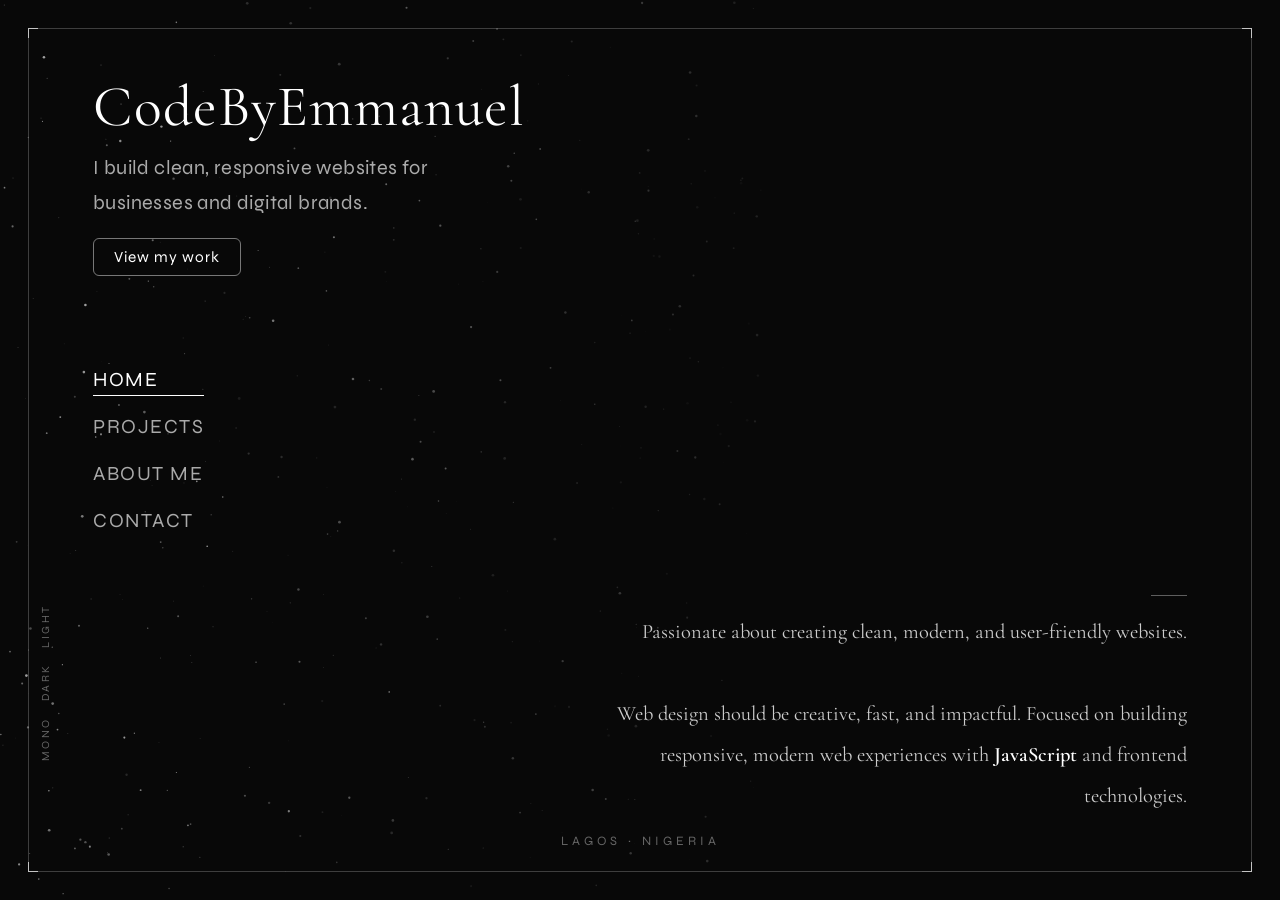
<file: index.html>
<!DOCTYPE html>
<html lang="en">
<head>
  <meta charset="UTF-8">
  <meta name="viewport" content="width=device-width, initial-scale=1.0">
  <title>CodeByEmmanuel | Frontend Developer</title>
  <meta name="color-scheme" content="dark">
  <link href="https://fonts.googleapis.com/css2?family=Cormorant+Garamond:wght@300;400&family=Syne:wght@300;400;500&display=swap" rel="stylesheet">
  <link rel="stylesheet" href="index.css">
</head>
<body class="fade">

  <!-- Particle Background -->
  <canvas id="bg"></canvas>

  <!-- FRAME CONTAINER -->
  <div class="frame">

    <!-- Corner accents -->
    <div class="corner tl"></div>
    <div class="corner tr"></div>
    <div class="corner bl"></div>
    <div class="corner br"></div>

    <!-- TOP-LEFT: Name + Role + CTA -->
    <div class="header">
      <h1>CodeByEmmanuel</h1>
      <p class="role">I build clean, responsive websites for businesses and digital brands.</p>
      <a class="project-html" href="project.html">View my work</a>
    </div>

    <!-- LEFT CENTER: Navigation -->
    <nav class="menu">
      <a href="index.html">Home</a>
      <a href="project.html">Projects</a>
      <a href="about.html">About Me</a>
      <a href="contact.html">Contact</a>
    </nav>

    <!-- BOTTOM-RIGHT: Bio -->
    <div class="bio">
      <p>
        Passionate about creating clean, modern,
        and user-friendly websites.<br><br>
        Web design should be creative, fast, and impactful. Focused on building responsive, modern web experiences with <strong>JavaScript</strong> and frontend technologies.
      </p>
    </div>

    <!-- BOTTOM-CENTER: Location tag -->
    <div class="location-tag">Lagos · Nigeria</div>

    <!-- LEFT EDGE: Mode switcher -->
    <div class="side-modes">
      <span>LIGHT</span>
      <span>DARK</span>
      <span>MONO</span>
    </div>

  </div>

  <script src="index.js"></script>

</body>
</html>
</file>
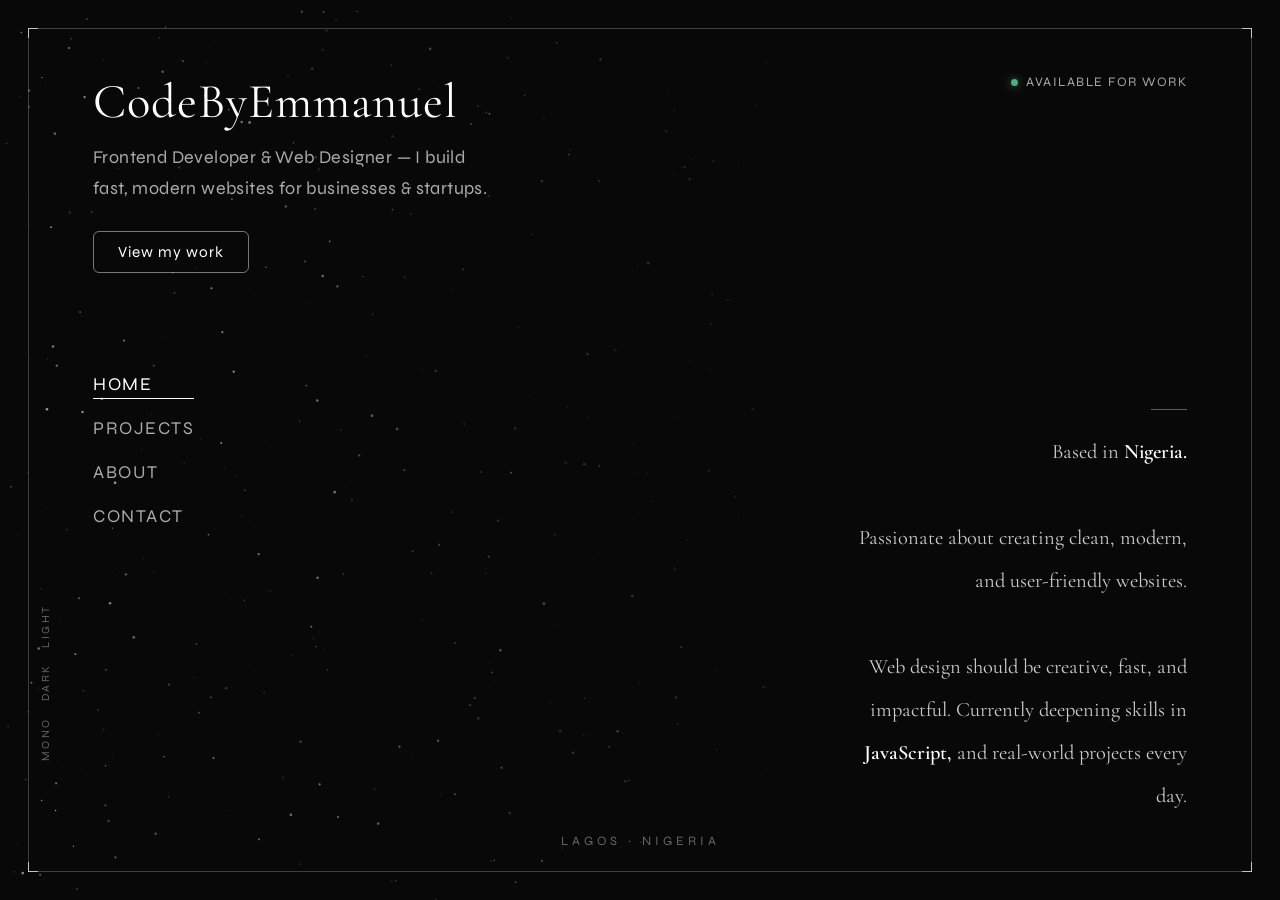
<file: MY PORTFOLIO/my-portfolio/Index.html>
<!DOCTYPE html>
<html lang="en">
<head>
  <meta charset="UTF-8">
  <meta name="viewport" content="width=device-width, initial-scale=1.0">
  <title>CodeByEmmanuel | Frontend Developer</title>
  <meta name="color-scheme" content="dark">
  <link href="https://fonts.googleapis.com/css2?family=Cormorant+Garamond:wght@300;400&family=Syne:wght@300;400;500&display=swap" rel="stylesheet">
  <link rel="stylesheet" href="index.css">
</head>
<body class="fade">

  <!-- Particle Background -->
  <canvas id="bg"></canvas>

  <!-- FRAME CONTAINER -->
  <div class="frame">

    <!-- Corner accents -->
    <div class="corner tl"></div>
    <div class="corner tr"></div>
    <div class="corner bl"></div>
    <div class="corner br"></div>

    <!-- TOP-LEFT: Name + Role + CTA -->
    <div class="header">
      <h1>CodeByEmmanuel</h1>
      <p class="role">Frontend Developer &amp; Web Designer — I build fast, modern websites for businesses &amp; startups.</p>
      <a class="project-html" href="project.html">View my work</a>
    </div>

    <!-- TOP-RIGHT: Availability status -->
    <div class="status">
      <div class="status-dot"></div>
      Available for work
    </div>

    <!-- LEFT CENTER: Navigation -->
    <nav class="menu">
      <a href="Index.html">Home</a>
      <a href="project.html">Projects</a>
      <a href="About.html">About</a>
      <a href="contact.html">Contact</a>
    </nav>

    <!-- BOTTOM-RIGHT: Bio -->
    <div class="bio">
      <p>
        Based in <strong>Nigeria.</strong><br><br>
        Passionate about creating clean, modern,
        and user-friendly websites.<br><br>
        Web design should be creative, fast,
        and impactful. Currently deepening
        skills in <strong>JavaScript,</strong>
        and real-world projects every day.
      </p>
    </div>

    <!-- BOTTOM-CENTER: Location tag -->
    <div class="location-tag">Lagos · Nigeria</div>

    <!-- LEFT EDGE: Mode switcher -->
    <div class="side-modes">
      <span>LIGHT</span>
      <span>DARK</span>
      <span>MONO</span>
    </div>

  </div>

  <script src="index.js"></script>

</body>
</html>
</file>
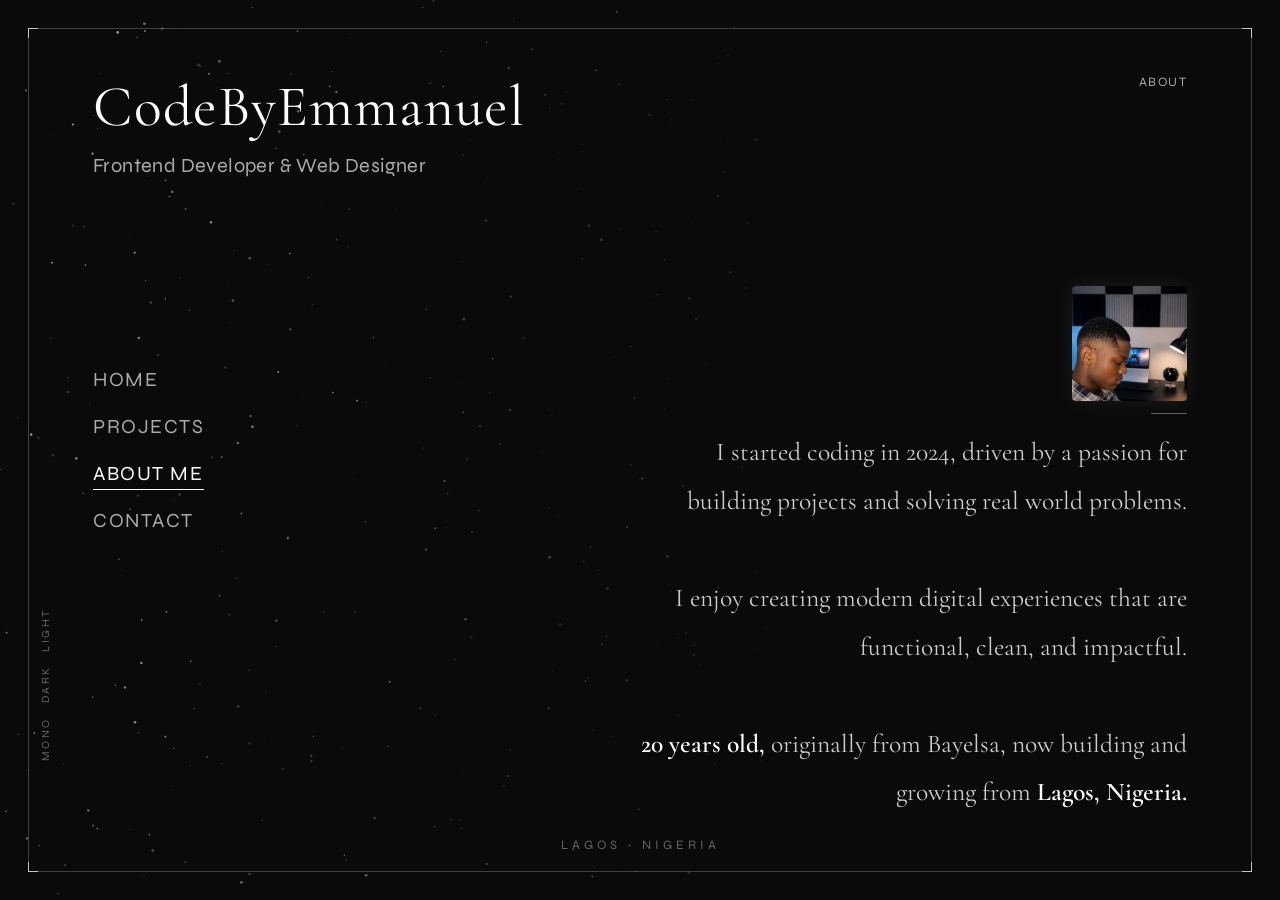
<file: about.html>
<!DOCTYPE html>
<html lang="en">
<head>
  <meta charset="UTF-8">
  <meta name="viewport" content="width=device-width, initial-scale=1.0">
  <title>CodeByEmmanuel | About</title>
  <meta name="color-scheme" content="dark">
  <link href="https://fonts.googleapis.com/css2?family=Cormorant+Garamond:wght@300;400&family=Syne:wght@300;400;500&display=swap" rel="stylesheet">
  <link rel="stylesheet" href="about.css">
</head>
<body class="fade">

  <canvas id="bg"></canvas>

  <div class="frame">

    <div class="corner tl"></div>
    <div class="corner tr"></div>
    <div class="corner bl"></div>
    <div class="corner br"></div>

    <!-- TOP-LEFT: Name + role -->
    <div class="header">
      <h1>CodeByEmmanuel</h1>
      <p class="role">Frontend Developer &amp; Web Designer</p>
    </div>

    <!-- TOP-RIGHT: Page label -->
    <div class="page-label">About</div>

    <!-- LEFT CENTER: Navigation -->
    <nav class="menu">
      <a href="index.html">Home</a>
      <a href="project.html">Projects</a>
      <a href="about.html">About Me</a>
      <a href="contact.html">Contact</a>
    </nav>

    <!-- BOTTOM-RIGHT: Bio + Photo -->
    <div class="bio">

      <img src="my pko.jpeg" alt="Emmanuel" class="bio-photo">

      <div class="bio-line"></div>

      <p>
        I started coding in 2024, driven by a passion for building
        projects and solving real world problems.<br><br>
        I enjoy creating modern digital experiences that are
        functional, clean, and impactful.<br><br>
        <strong>20 years old,</strong> originally from Bayelsa,
        now building and growing from <strong>Lagos, Nigeria.</strong>
      </p>

    </div>

    <!-- BOTTOM-CENTER: Location -->
    <div class="location-tag">Lagos · Nigeria</div>

    
    <!-- LEFT EDGE: Side modes -->
    <div class="side-modes">
      <span>LIGHT</span>
      <span>DARK</span>
      <span>MONO</span>
    </div>

  </div>

  <script src="about.js"></script>
</body>
</html>
</file>
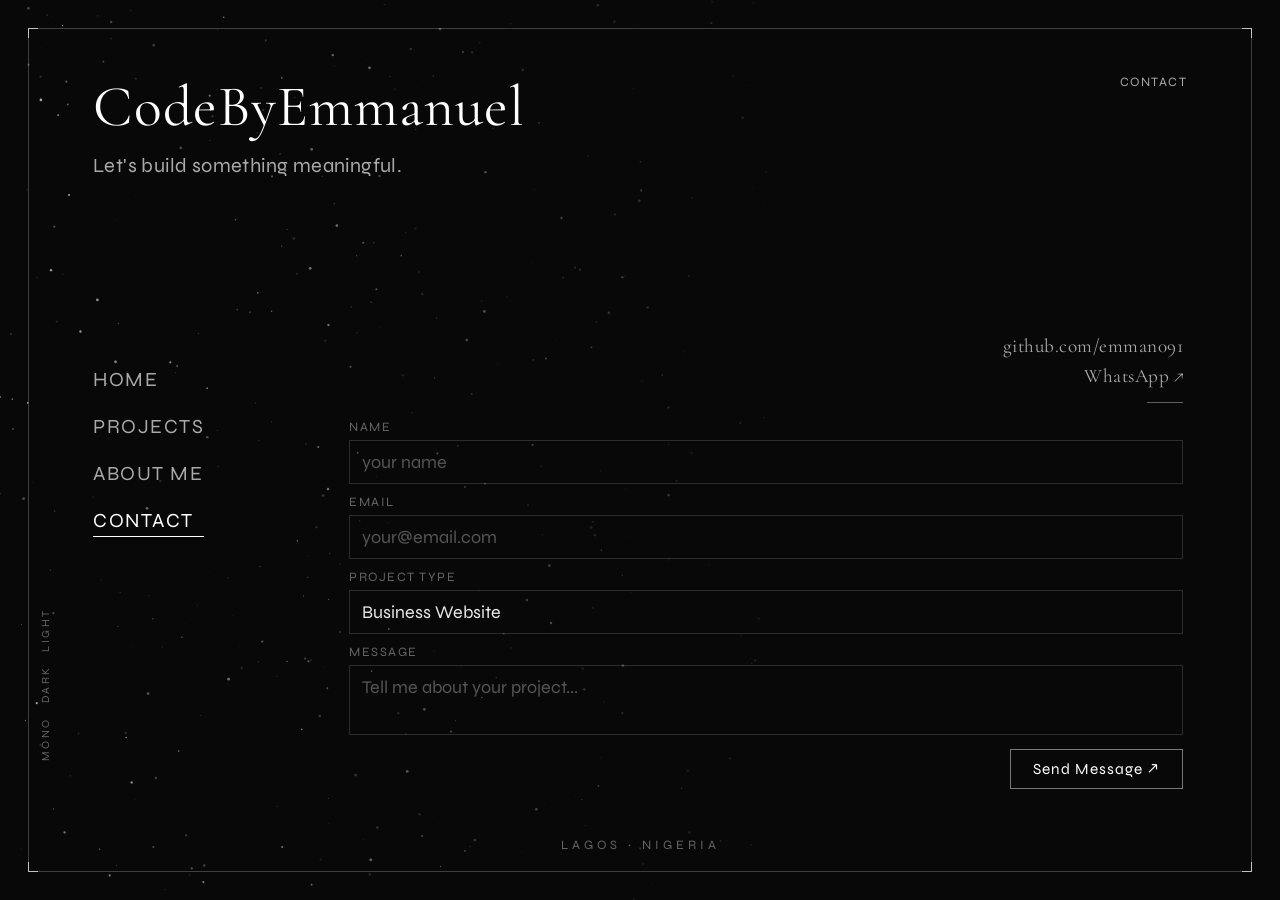
<file: contact.html>
<!DOCTYPE html>
<html lang="en">
<head>
  <meta charset="UTF-8">
  <meta name="viewport" content="width=device-width, initial-scale=1.0">
  <title>CodeByEmmanuel | Contact</title>
  <meta name="color-scheme" content="dark">
  <link href="https://fonts.googleapis.com/css2?family=Cormorant+Garamond:wght@300;400&family=Syne:wght@300;400;500&display=swap" rel="stylesheet">
  <link rel="stylesheet" href="contact.css">
</head>
<body class="fade">

  <canvas id="bg"></canvas>

  <div class="frame">

    <div class="corner tl"></div>
    <div class="corner tr"></div>
    <div class="corner bl"></div>
    <div class="corner br"></div>

    <!-- TOP-LEFT: Name + role -->
    <div class="header">
      <h1>CodeByEmmanuel</h1>
      <p class="role">Let's build something meaningful.</p>
    </div>

    <!-- TOP-RIGHT: Page label -->
    <div class="page-label">Contact</div>

    <!-- LEFT CENTER: Navigation -->
    <nav class="menu">
      <a href="index.html">Home</a>
      <a href="project.html">Projects</a>
      <a href="about.html">About Me</a>
      <a href="contact.html">Contact</a>
    </nav>

    <!-- BOTTOM-RIGHT: Contact content -->
    <div class="contact-content">

      <!-- Direct links -->
      <div class="direct-contact">
        <a href="https://github.com/Emman091" target="_blank">github.com/emman091</a>
        <a href="https://wa.me/2349165374015" target="_blank">WhatsApp ↗</a>
      </div>

      <!-- Decorative line -->
      <div class="contact-line"></div>

      <!-- Form -->
      <form id="contactForm" action="https://formspree.io/f/mojrgwwz" method="POST">

        <div class="form-group">
          <label>Name</label>
          <input type="text" name="name" placeholder="your name" required>
        </div>

        <div class="form-group">
          <label>Email</label>
          <input type="email" name="email" placeholder="your@email.com" required>
        </div>

        <div class="form-group">
          <label>Project Type</label>
          <select name="project">
            <option>Business Website</option>
            <option>Portfolio Website</option>
            <option>Landing Page</option>
            <option>Frontend Job Opportunity</option>
            <option>Other</option>
          </select>
        </div>

        <div class="form-group">
          <label>Message</label>
          <textarea name="message" placeholder="Tell me about your project..." required></textarea>
        </div>

        <button type="submit" class="send-btn">Send Message ↗</button>
        <p class="status"></p>

      </form>

    </div>

    <!-- BOTTOM-CENTER: Location -->
    <div class="location-tag">Lagos · Nigeria</div>

    <!-- LEFT EDGE: Side modes -->
    <div class="side-modes">
      <span>LIGHT</span>
      <span>DARK</span>
      <span>MONO</span>
    </div>

  </div>

  <script src="contact.js"></script>

</body>
</html>
</file>
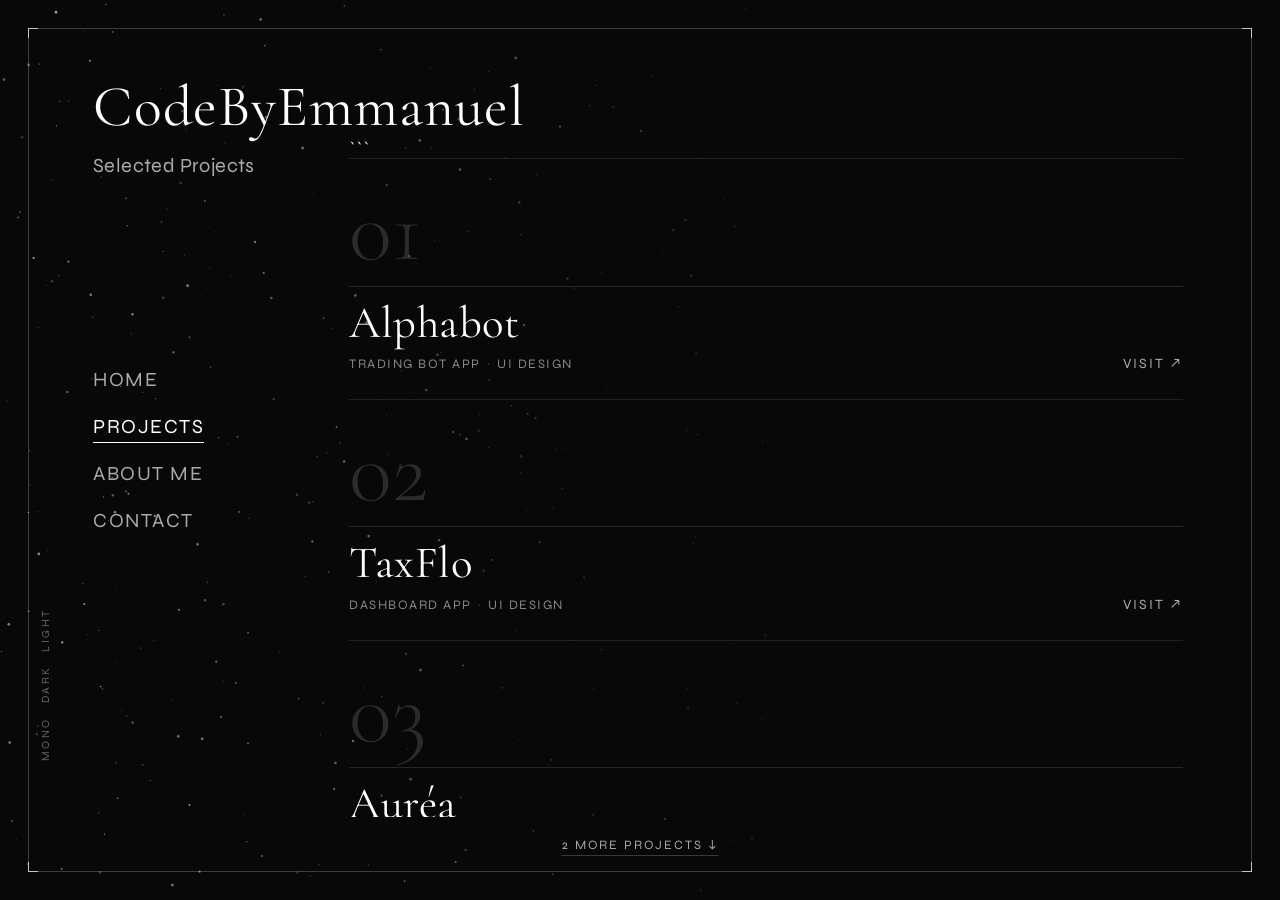
<file: project.html>
<!DOCTYPE html>

<html lang="en">
<head>
  <meta charset="UTF-8">
  <meta name="viewport" content="width=device-width, initial-scale=1.0">
  <title>CodeByEmmanuel | Projects</title>
  <meta name="color-scheme" content="dark">
  <link href="https://fonts.googleapis.com/css2?family=Cormorant+Garamond:wght@300;400&family=Syne:wght@300;400;500&display=swap" rel="stylesheet">
  <link rel="stylesheet" href="project.css">
</head>
<body>

<canvas id="bg"></canvas>

<div class="frame">
  <div class="corner tl"></div>
  <div class="corner tr"></div>
  <div class="corner bl"></div>
  <div class="corner br"></div>

  <!-- TOP-LEFT: Name + page title -->

  <div class="header">
    <h1>CodeByEmmanuel</h1>
    <p class="role">Selected Projects</p>
  </div>

  <!-- LEFT CENTER: Navigation -->

  <nav class="menu">
    <a href="index.html">Home</a>
    <a href="project.html" class="active">Projects</a>
    <a href="about.html">About Me</a>
    <a href="contact.html">Contact</a>
  </nav>

  <!-- RIGHT: Numbered project cards -->

  <div class="bio-content" id="bioContent">

```
<!-- Project 01 -->
<div class="project-item">
  <div class="project-number">01</div>
  <div class="project-line"></div>
  <div class="project-footer">
    <div>
      <h2>Alphabot</h2>
      <div class="project-tags">
        <span>Trading bot App</span>
        <span>UI DESIGN</span>
      </div>
    </div>
    <a class="project-link" href="https://codebyemmanuel19.github.io/trading/" target="_blank">VISIT ↗</a>
  </div>
</div>

<!-- Project 02 -->
<div class="project-item">
  <div class="project-number">02</div>
  <div class="project-line"></div>
  <div class="project-footer">
    <div>
      <h2>TaxFlo</h2>
      <div class="project-tags">
        <span>DASHBOARD APP</span>
        <span>UI DESIGN</span>
      </div>
    </div>
    <a class="project-link" href="https://codebyemmanuel19.github.io/taxflo-dashboard/taxflo-dashboard/" target="_blank">VISIT ↗</a>
  </div>
</div>

<!-- Project 03 -->
<div class="project-item">
  <div class="project-number">03</div>
  <div class="project-line"></div>
  <div class="project-footer">
    <div>
      <h2>Auréa</h2>
      <div class="project-tags">
        <span>FASHION WEBSITE</span>
        <span>UI DESIGN</span>
      </div>
    </div>
    <a class="project-link" href="#" target="_blank">VISIT ↗</a>
  </div>
</div>

<!-- Project 04 -->
<div class="project-item">
  <div class="project-number">04</div>
  <div class="project-line"></div>
  <div class="project-footer">
    <div>
      <h2>Restaurant</h2>
      <div class="project-tags">
        <span>BUSINESS WEBSITE</span>
        <span>UI DESIGN</span>
      </div>
    </div>
    <a class="project-link" href="#" target="_blank">VISIT ↗</a>
  </div>
</div>


  </div>

  <!-- Scroll hint -->

  <div class="scroll-hint" id="scrollHint">
    <span id="scrollHintText">2 more projects ↓</span>
  </div>

  <!-- LEFT EDGE -->

  <div class="side-modes">
    <span>LIGHT</span>
    <span>DARK</span>
    <span>MONO</span>
  </div>

</div>

<script src="project.js"></script>

</body>
</html>
</file>
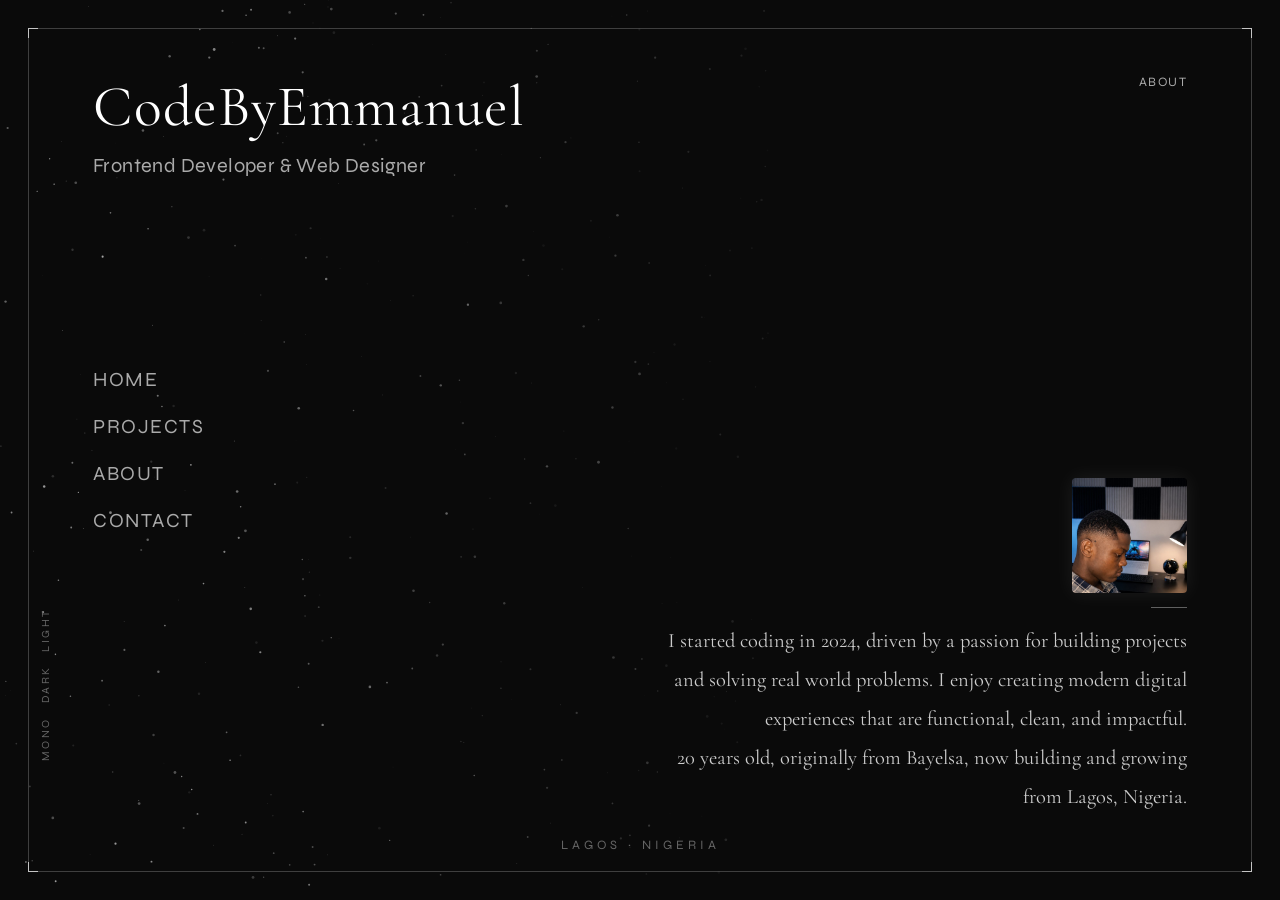
<file: MY PORTFOLIO/my-portfolio/about.html>
<!DOCTYPE html>
<html lang="en">
<head>
  <meta charset="UTF-8">
  <meta name="viewport" content="width=device-width, initial-scale=1.0">
  <title>CodeByEmmanuel | About</title>
  <meta name="color-scheme" content="dark">
  <link href="https://fonts.googleapis.com/css2?family=Cormorant+Garamond:wght@300;400&family=Syne:wght@300;400;500&display=swap" rel="stylesheet">
  <link rel="stylesheet" href="about.css">
</head>
<body class="fade">

  <canvas id="bg"></canvas>

  <div class="frame">

    <div class="corner tl"></div>
    <div class="corner tr"></div>
    <div class="corner bl"></div>
    <div class="corner br"></div>

    <!-- TOP-LEFT: Name + role -->
    <div class="header">
      <h1>CodeByEmmanuel</h1>
      <p class="role">Frontend Developer &amp; Web Designer</p>
    </div>

    <!-- TOP-RIGHT: Page label -->
    <div class="page-label">About</div>

    <!-- LEFT CENTER: Navigation -->
    <nav class="menu">
      <a href="Index.html">Home</a>
      <a href="project.html">Projects</a>
      <a href="About.html">About</a>
      <a href="contact.html">Contact</a>
    </nav>

    <!-- BOTTOM-RIGHT: Bio + Photo -->
    <div class="bio">

      <!-- Photo -->
      <img src="my pko.jpeg" alt="Emmanuel" class="bio-photo">

      <!-- Decorative line -->
      <div class="bio-line"></div>

      <!-- Text -->
      <p>
        I started coding in 2024, driven by a passion for building projects
        and solving real world problems. I enjoy creating modern digital
        experiences that are functional, clean, and impactful.
     </p>

     <p>
      20 years old, originally from Bayelsa, now building and growing
      from Lagos, Nigeria.
    </p>

    </div>

    <!-- BOTTOM-CENTER: Location -->
    <div class="location-tag">Lagos · Nigeria</div>

    <!-- LEFT EDGE: Side modes -->
    <div class="side-modes">
      <span>LIGHT</span>
      <span>DARK</span>
      <span>MONO</span>
    </div>

  </div>

  <script src="about.js"></script>
</body>
</html>
</file>
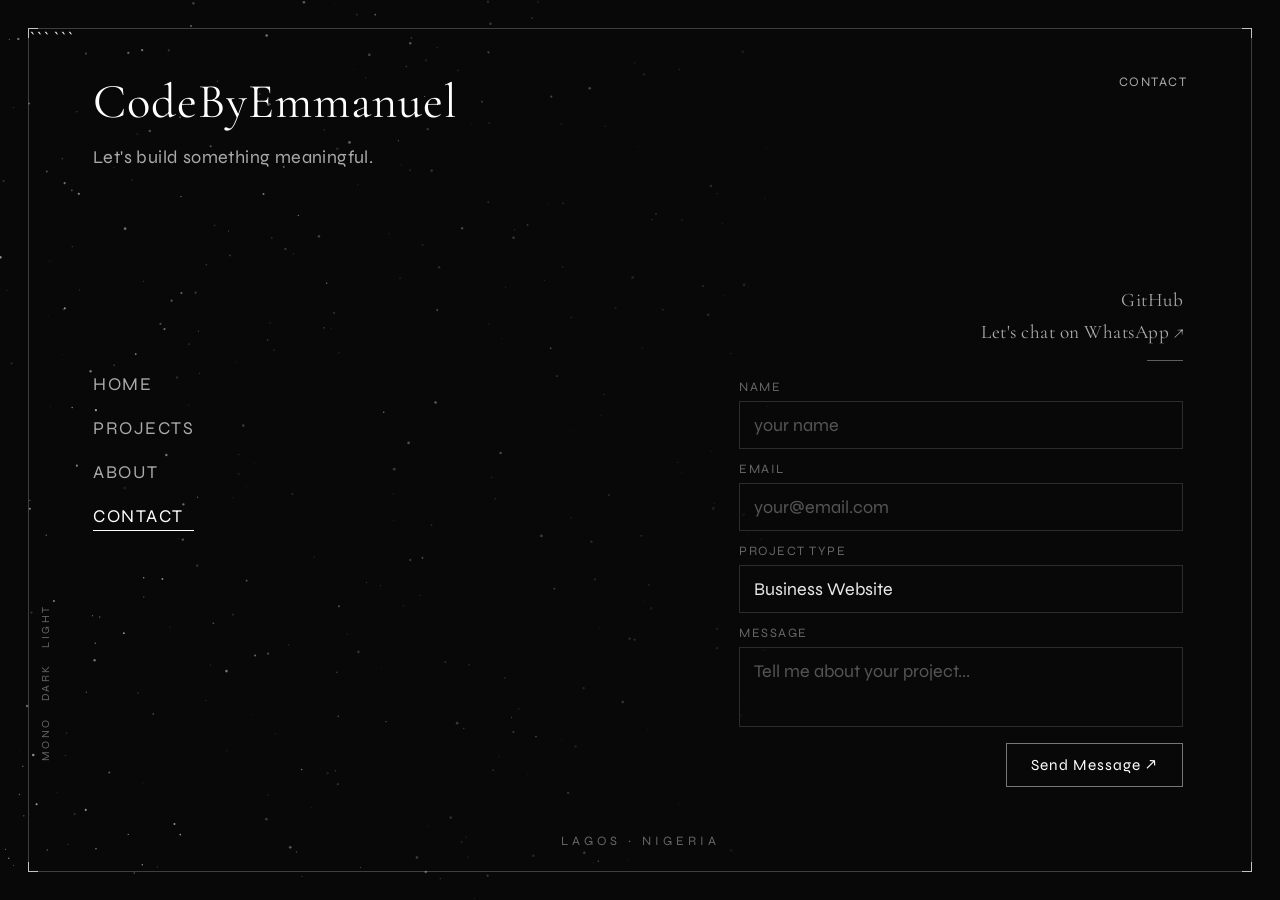
<file: MY PORTFOLIO/my-portfolio/contact.html>
<!DOCTYPE html>

<html lang="en">
<head>
  <meta charset="UTF-8">
  <meta name="viewport" content="width=device-width, initial-scale=1.0">
  <title>CodeByEmmanuel | Contact</title>
  <meta name="color-scheme" content="dark">
  <link href="https://fonts.googleapis.com/css2?family=Cormorant+Garamond:wght@300;400&family=Syne:wght@300;400;500&display=swap" rel="stylesheet">
  <link rel="stylesheet" href="contact.css">
</head>
<body>

<canvas id="bg"></canvas>

  <div class="frame">

```
<div class="corner tl"></div>
<div class="corner tr"></div>
<div class="corner bl"></div>
<div class="corner br"></div>

<!-- TOP-LEFT: Name + role -->
<div class="header">
  <h1>CodeByEmmanuel</h1>
  <p class="role">Let's build something meaningful.</p>
</div>

<!-- TOP-RIGHT: Page label -->
<div class="page-label">Contact</div>

<!-- LEFT CENTER: Navigation -->
<nav class="menu">
  <a href="Index.html">Home</a>
  <a href="project.html">Projects</a>
  <a href="About.html">About</a>
  <a href="contact.html" class="active">Contact</a>
</nav>

<!-- BOTTOM-RIGHT: Contact form -->
<div class="contact-content">

  <!-- Direct links -->
  <div class="direct-contact">
    <a href="https://github.com/Emman091">GitHub</a>
    <a href="https://Wa.me/23409165374015" target="_blank">Let's chat on WhatsApp ↗</a>
  </div>

  <!-- Decorative line -->
  <div class="contact-line"></div>

  <!-- Form — connected to Formspree (replace YOUR_FORM_ID) -->
  <form id="contactForm" action="https://formspree.io/f/mojrgwwz" method="POST">

    <div class="form-group">
      <label>Name</label>
      <input type="text" name="name" placeholder="your name" required>
    </div>

    <div class="form-group">
      <label>Email</label>
      <input type="email" name="email" placeholder="your@email.com" required>
    </div>

    <div class="form-group">
      <label>Project Type</label>
      <select name="project">
        <option>Business Website</option>
        <option>Portfolio Website</option>
        <option>Landing Page</option>
        <option>Frontend Job Opportunity</option>
        <option>Other</option>
      </select>
    </div>

    <div class="form-group">
      <label>Message</label>
      <textarea name="message" placeholder="Tell me about your project..." required></textarea>
    </div>

    <button type="submit" class="send-btn">Send Message ↗</button>
    <p class="status"></p>

  </form>

</div>

<!-- BOTTOM-CENTER: Location -->
<div class="location-tag">Lagos · Nigeria</div>

<!-- LEFT EDGE: Side modes -->
<div class="side-modes">
  <span>LIGHT</span>
  <span>DARK</span>
  <span>MONO</span>
</div>
```

  </div>

  <script src="contact.js"></script>

</body>
</html>
</file>
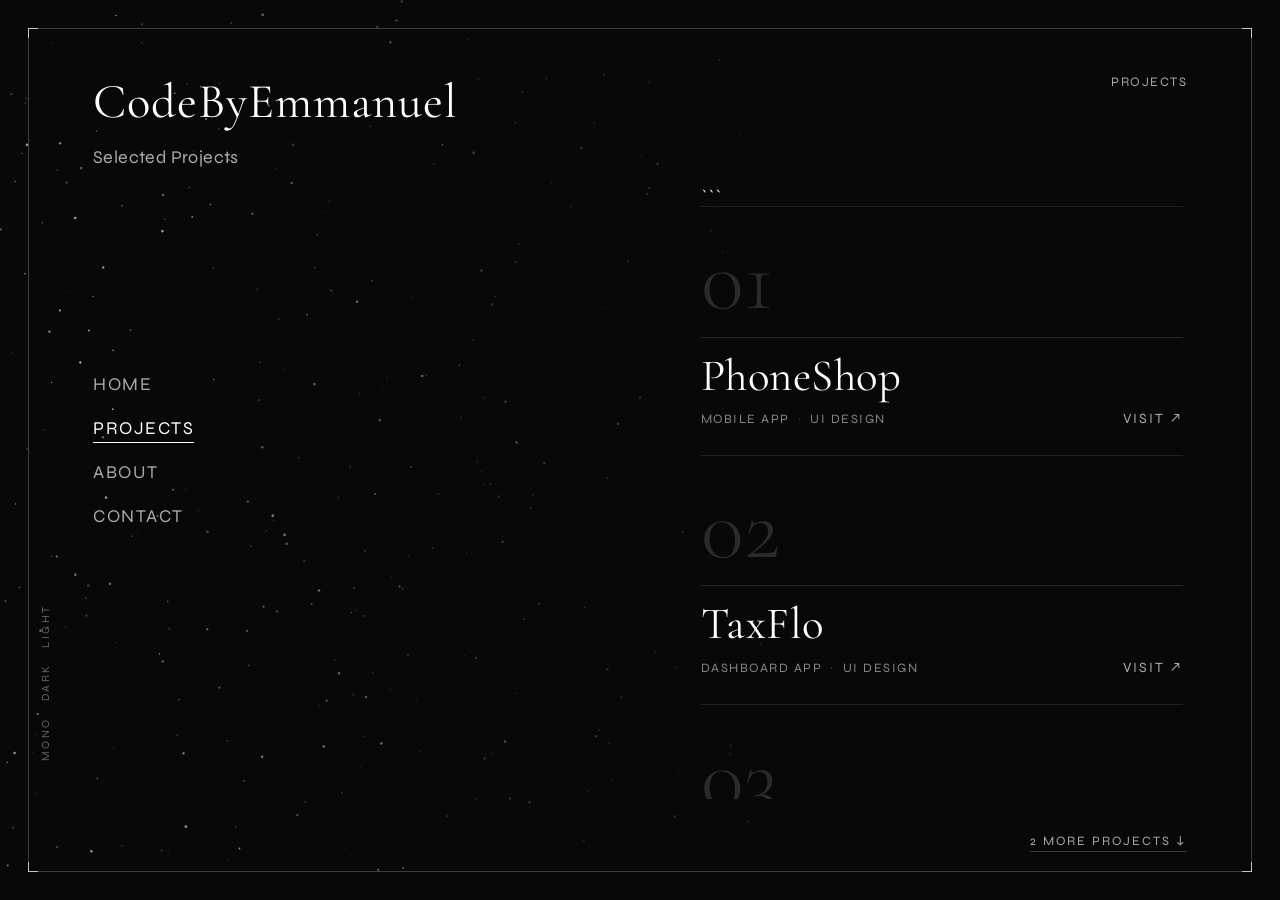
<file: MY PORTFOLIO/my-portfolio/project.html>
<!DOCTYPE html>

<html lang="en">
<head>
  <meta charset="UTF-8">
  <meta name="viewport" content="width=device-width, initial-scale=1.0">
  <title>CodeByEmmanuel | Projects</title>
  <meta name="color-scheme" content="dark">
  <link href="https://fonts.googleapis.com/css2?family=Cormorant+Garamond:wght@300;400&family=Syne:wght@300;400;500&display=swap" rel="stylesheet">
  <link rel="stylesheet" href="project.css">
</head>
<body>

<canvas id="bg"></canvas>

<div class="frame">
  <div class="corner tl"></div>
  <div class="corner tr"></div>
  <div class="corner bl"></div>
  <div class="corner br"></div>

  <!-- TOP-LEFT: Name + page title -->

  <div class="header">
    <h1>CodeByEmmanuel</h1>
    <p class="role">Selected Projects</p>
  </div>

  <!-- TOP-RIGHT: Count -->

  <div class="project-count">
    <span></span> Projects
  </div>

  <!-- LEFT CENTER: Navigation -->

  <nav class="menu">
    <a href="Index.html">Home</a>
    <a href="project.html" class="active">Projects</a>
    <a href="About.html">About</a>
    <a href="contact.html">Contact</a>
  </nav>

  <!-- RIGHT: Numbered project cards -->

  <div class="bio-content" id="bioContent">

```
<!-- Project 01 -->
<div class="project-item">
  <div class="project-number">01</div>
  <div class="project-line"></div>
  <div class="project-footer">
    <div>
      <h2>PhoneShop</h2>
      <div class="project-tags">
        <span>Mobile App</span>
        <span>UI DESIGN</span>
      </div>
    </div>
    <a class="project-link" href="#" target="_blank">VISIT ↗</a>
  </div>
</div>

<!-- Project 02 -->
<div class="project-item">
  <div class="project-number">02</div>
  <div class="project-line"></div>
  <div class="project-footer">
    <div>
      <h2>TaxFlo</h2>
      <div class="project-tags">
        <span>DASHBOARD APP</span>
        <span>UI DESIGN</span>
      </div>
    </div>
    <a class="project-link" href="#" target="_blank">VISIT ↗</a>
  </div>
</div>

<!-- Project 03 -->
<div class="project-item">
  <div class="project-number">03</div>
  <div class="project-line"></div>
  <div class="project-footer">
    <div>
      <h2>Auréa</h2>
      <div class="project-tags">
        <span>FASHION WEBSITE</span>
        <span>UI DESIGN</span>
      </div>
    </div>
    <a class="project-link" href="#" target="_blank">VISIT ↗</a>
  </div>
</div>

<!-- Project 04 -->
<div class="project-item">
  <div class="project-number">04</div>
  <div class="project-line"></div>
  <div class="project-footer">
    <div>
      <h2>Restaurant</h2>
      <div class="project-tags">
        <span>BUSINESS WEBSITE</span>
        <span>UI DESIGN</span>
      </div>
    </div>
    <a class="project-link" href="#" target="_blank">VISIT ↗</a>
  </div>
</div>


  </div>

  <!-- Scroll hint -->

  <div class="scroll-hint" id="scrollHint">
    <span id="scrollHintText">2 more projects ↓</span>
  </div>

  <!-- LEFT EDGE -->

  <div class="side-modes">
    <span>LIGHT</span>
    <span>DARK</span>
    <span>MONO</span>
  </div>

</div>

<script src="project.js"></script>

</body>
</html>
</file>
<file: index.css>
/* ============================================================
   INDEX.CSS — CodeByEmmanuel Portfolio
   ============================================================ */


/* ─── RESET & BASE ─────────────────────────────────────────── */

*, *::before, *::after {
  margin: 0;
  padding: 0;
  box-sizing: border-box;
}

html, body {
  background: #0a0a0a;
  height: 100%;
}

body {
  opacity: 0;
  transition: opacity 0.5s ease;
  background: #0a0a0a;
  color: #eaeaea;
  font-family: 'Syne', sans-serif;
  overflow: hidden;
}

body.fade-in {
  opacity: 1;
}


/* ─── CANVAS BACKGROUND ────────────────────────────────────── */

canvas {
  position: fixed;
  top: 0;
  left: 0;
  width: 100%;
  height: 100%;
  z-index: 0;
  pointer-events: none;
}


/* ─── FRAME ────────────────────────────────────────────────── */

.frame {
  position: fixed;
  inset: clamp(12px, 2.5vw, 28px);
  border: 1px solid rgba(255, 255, 255, 0.22); /* was 0.15 */
  z-index: 2;
}


/* ─── CORNER ACCENTS ───────────────────────────────────────── */

.corner {
  position: absolute;
  width: 10px;
  height: 10px;
}

.corner.tl {
  top: -1px;
  left: -1px;
  border-top: 1px solid rgba(255, 255, 255, 0.7); /* was 0.6 */
  border-left: 1px solid rgba(255, 255, 255, 0.7);
}

.corner.tr {
  top: -1px;
  right: -1px;
  border-top: 1px solid rgba(255, 255, 255, 0.7);
  border-right: 1px solid rgba(255, 255, 255, 0.7);
}

.corner.bl {
  bottom: -1px;
  left: -1px;
  border-bottom: 1px solid rgba(255, 255, 255, 0.7);
  border-left: 1px solid rgba(255, 255, 255, 0.7);
}

.corner.br {
  bottom: -1px;
  right: -1px;
  border-bottom: 1px solid rgba(255, 255, 255, 0.7);
  border-right: 1px solid rgba(255, 255, 255, 0.7);
}


/* ─── HEADER — TOP LEFT ────────────────────────────────────── */

.header {
  position: absolute;
  top: clamp(20px, 5vh, 60px);
  left: clamp(16px, 5vw, 72px);
  max-width: clamp(55%, 38vw, 500px);
}

/* Name — brightest, most important */
.header h1 {
  font-family: 'Cormorant Garamond', serif;
  font-size: clamp(24px, 4.5vw, 58px);
  font-weight: 400;
  letter-spacing: 1px;
  line-height: 1.15;
  color: #ffffff;
}

/* Role — slightly dimmed, secondary info */
.role {
  margin-top: 10px;
  font-size: clamp(13px, 1.6vw, 20px);
  color: #aaaaaa;
  font-weight: 400;
  letter-spacing: 0.4px;
  line-height: 1.75;
  max-width: 400px;
}

/* CTA Button */
.project-html {
  display: inline-block;
  margin-top: 18px;
  padding: 9px 20px;
  border: 1px solid rgba(255, 255, 255, 0.45);
  border-radius: 6px;
  color: #ffffff;
  text-decoration: none;
  font-size: clamp(12px, 1.2vw, 16px);
  font-weight: 400;
  letter-spacing: 1px;
  transition: all 0.3s ease;
}

.project-html:hover {
  background: rgba(255, 255, 255, 0.1); /* was 0.08 */
  color: #ffffff;
  transform: translateY(-2px);
  border-color: rgba(255, 255, 255, 0.8); /* was 0.7 */
}


/* ─── STATUS BADGE — TOP RIGHT ─────────────────────────────── */

.status {
  position: absolute;
  top: clamp(20px, 5vh, 60px);
  right: clamp(16px, 5vw, 80px);
  display: flex;
  align-items: center;
  gap: 8px;
  font-size: clamp(10px, 1vw, 15px);
  color: #aaaaaa;
  letter-spacing: 1.5px;
  text-transform: uppercase;
}

.status-dot {
  width: 7px; /* was 6px */
  height: 7px;
  border-radius: 50%;
  background: #4caf80;
  box-shadow: 0 0 8px rgba(76, 175, 128, 0.7); /* was 0.55 */
  animation: pulse 2.4s ease infinite;
}

@keyframes pulse {
  0%, 100% { opacity: 1; }
  50%       { opacity: 0.35; }
}


/* ─── NAVIGATION — LEFT CENTER ─────────────────────────────── */

.menu {
  position: absolute;
  top: 50%;
  transform: translateY(-50%);
  left: clamp(16px, 5vw, 72px);
  display: flex;
  flex-direction: column;
  gap: clamp(10px, 2.5vh, 22px);
}

.menu a {
  text-decoration: none;
  color: #aaaaaa;
  font-size: clamp(13px, 1.8vw, 20px);
  font-weight: 400;
  letter-spacing: 1.5px;
  text-transform: uppercase;
  transition: color 0.25s ease;
  position: relative;
  display: inline-block;
}

.menu a::after {
  content: "";
  position: absolute;
  left: 0;
  bottom: -4px; /* was -3px */
  width: 0%;
  height: 1px;
  background: #ffffff;
  transition: width 0.3s ease;
}

.menu a:hover,
.menu a.active {
  color: #ffffff;
}

.menu a:hover::after,
.menu a.active::after {
  width: 100%;
}


/* ─── BIO — BOTTOM RIGHT ───────────────────────────────────── */

.bio {
  position: absolute;
  right: clamp(16px, 5vw, 80px);
  bottom: clamp(20px, 6vh, 72px);
  max-width: clamp(48%, 28vw, 360px);
  text-align: right;
}

.bio::before {
  content: "";
  display: block;
  width: 36px;
  height: 1px;
  background: rgba(255, 255, 255, 0.35);
  margin-left: auto;
  margin-bottom: 16px;
}

.bio p {
  font-family: 'Cormorant Garamond', serif;
  font-size: clamp(19px, 1.6vw, 23px);
  line-height: 2;
  color: #cccccc;
  font-weight: 400;
}

.bio p strong {
  color: #ffffff;
  font-weight: 600;
}


/* ─── LOCATION TAG — BOTTOM CENTER ────────────────────────── */

.location-tag {
  position: absolute;
  bottom: clamp(14px, 2.5vh, 28px);
  left: 50%;
  transform: translateX(-50%);
  font-size: clamp(11px, 1vw, 13px);
  color: #666666; /* was #555555 */
  letter-spacing: 4px; /* was 3px */
  text-transform: uppercase;
  white-space: nowrap;
}


/* ─── SIDE MODES — LEFT EDGE ───────────────────────────────── */

.side-modes {
  position: absolute;
  left: clamp(6px, 0.8vw, 10px);
  bottom: clamp(60px, 14vh, 110px);
  display: flex;
  flex-direction: column;
  gap: 16px; /* was 14px */
  font-size: clamp(9px, 0.85vw, 11px);
  color: #666666; /* was #555555 */
  letter-spacing: 2.5px;
}

.side-modes span {
  writing-mode: vertical-rl;
  transform: rotate(180deg);
  cursor: pointer;
  transition: color 0.2s ease;
}

.side-modes span:hover {
  color: #bbbbbb; /* was #aaaaaa */
}
</file>
<file: MY PORTFOLIO/my-portfolio/index.css>
/* ============================================================
   INDEX.CSS — CodeByEmmanuel Portfolio
   ============================================================ */


/* ─── RESET & BASE ─────────────────────────────────────────── */

*, *::before, *::after {
  margin: 0;
  padding: 0;
  box-sizing: border-box;
}

html, body {
  background: #0a0a0a;
  height: 100%;
}

body {
  opacity: 0;
  transition: opacity 0.5s ease;
  background: #0a0a0a;
  color: #eaeaea;
  font-family: 'Syne', sans-serif;
  overflow: hidden;
}

body.fade-in {
  opacity: 1;
}


/* ─── CANVAS BACKGROUND ────────────────────────────────────── */

canvas {
  position: fixed;
  top: 0;
  left: 0;
  width: 100%;
  height: 100%;
  z-index: 0;
  pointer-events: none;
}


/* ─── FRAME ────────────────────────────────────────────────── */

.frame {
  position: fixed;
  inset: clamp(12px, 2.5vw, 28px);
  border: 1px solid rgba(255, 255, 255, 0.22); /* was 0.15 */
  z-index: 2;
}


/* ─── CORNER ACCENTS ───────────────────────────────────────── */

.corner {
  position: absolute;
  width: 10px;
  height: 10px;
}

.corner.tl {
  top: -1px;
  left: -1px;
  border-top: 1px solid rgba(255, 255, 255, 0.7); /* was 0.6 */
  border-left: 1px solid rgba(255, 255, 255, 0.7);
}

.corner.tr {
  top: -1px;
  right: -1px;
  border-top: 1px solid rgba(255, 255, 255, 0.7);
  border-right: 1px solid rgba(255, 255, 255, 0.7);
}

.corner.bl {
  bottom: -1px;
  left: -1px;
  border-bottom: 1px solid rgba(255, 255, 255, 0.7);
  border-left: 1px solid rgba(255, 255, 255, 0.7);
}

.corner.br {
  bottom: -1px;
  right: -1px;
  border-bottom: 1px solid rgba(255, 255, 255, 0.7);
  border-right: 1px solid rgba(255, 255, 255, 0.7);
}


/* ─── HEADER — TOP LEFT ────────────────────────────────────── */

.header {
  position: absolute;
  top: clamp(28px, 5vh, 60px);
  left: clamp(28px, 5vw, 72px);
  max-width: clamp(240px, 38vw, 500px);
}

/* Name — brightest, most important */
.header h1 {
  font-family: 'Cormorant Garamond', serif;
  font-size: clamp(30px, 3.8vw, 54px); /* was 26px min */
  font-weight: 400; /* was 300 — bolder for contrast */
  letter-spacing: 1px;
  line-height: 1.15;
  color: #ffffff;
}

/* Role — slightly dimmed, secondary info */
.role {
  margin-top: 12px; /* was 10px */
  font-size: clamp(15px, 1.4vw, 19px);
  color: #aaaaaa; /* was #888888 — better contrast */
  font-weight: 400; /* was 300 */
  letter-spacing: 0.4px;
  line-height: 1.75; /* was 1.7 */
  max-width: 400px;
}

/* CTA Button */
.project-html {
  display: inline-block;
  margin-top: 26px; /* was 22px */
  padding: 11px 24px; /* was 10px 22px */
  border: 1px solid rgba(255, 255, 255, 0.45); /* was 0.35 */
  border-radius: 6px;
  color: #ffffff; /* was #dddddd */
  text-decoration: none;
  font-size: clamp(14px, 1.2vw, 16px);
  font-weight: 400;
  letter-spacing: 1px; /* was 0.8px */
  transition: all 0.3s ease;
}

.project-html:hover {
  background: rgba(255, 255, 255, 0.1); /* was 0.08 */
  color: #ffffff;
  transform: translateY(-2px);
  border-color: rgba(255, 255, 255, 0.8); /* was 0.7 */
}


/* ─── STATUS BADGE — TOP RIGHT ─────────────────────────────── */

.status {
  position: absolute;
  top: clamp(28px, 5vh, 60px);
  right: clamp(28px, 5vw, 80px);
  display: flex;
  align-items: center;
  gap: 8px;
  font-size: clamp(13px, 1vw, 15px);
  color: #aaaaaa; /* was #888888 */
  letter-spacing: 1.5px;
  text-transform: uppercase;
}

.status-dot {
  width: 7px; /* was 6px */
  height: 7px;
  border-radius: 50%;
  background: #4caf80;
  box-shadow: 0 0 8px rgba(76, 175, 128, 0.7); /* was 0.55 */
  animation: pulse 2.4s ease infinite;
}

@keyframes pulse {
  0%, 100% { opacity: 1; }
  50%       { opacity: 0.35; }
}


/* ─── NAVIGATION — LEFT CENTER ─────────────────────────────── */

.menu {
  position: absolute;
  top: 50%;
  transform: translateY(-50%);
  left: clamp(28px, 5vw, 72px);
  display: flex;
  flex-direction: column;
  gap: clamp(14px, 2.5vh, 22px); /* was 10px–16px */
}

.menu a {
  text-decoration: none;
  color: #aaaaaa; /* was #888888 */
  font-size: clamp(15px, 1.5vw, 18px);
  font-weight: 400;
  letter-spacing: 1.5px; /* was 1.2px */
  text-transform: uppercase;
  transition: color 0.25s ease;
  position: relative;
  display: inline-block;
}

.menu a::after {
  content: "";
  position: absolute;
  left: 0;
  bottom: -4px; /* was -3px */
  width: 0%;
  height: 1px;
  background: #ffffff;
  transition: width 0.3s ease;
}

.menu a:hover,
.menu a.active {
  color: #ffffff;
}

.menu a:hover::after,
.menu a.active::after {
  width: 100%;
}


/* ─── BIO — BOTTOM RIGHT ───────────────────────────────────── */

.bio {
  position: absolute;
  right: clamp(28px, 5vw, 80px);
  bottom: clamp(28px, 6vh, 72px);
  max-width: clamp(220px, 28vw, 360px); /* was 200px–340px */
  text-align: right;
}

.bio::before {
  content: "";
  display: block;
  width: 36px; /* was 32px */
  height: 1px;
  background: rgba(255, 255, 255, 0.35); /* was 0.25 */
  margin-left: auto;
  margin-bottom: 20px; /* was 16px */
}

.bio p {
  font-family: 'Cormorant Garamond', serif;
  font-size: clamp(18px, 1.6vw, 23px); /* was 17px–22px */
  line-height: 2.1; /* was 2 */
  color: #cccccc; /* was #bbbbbb */
  font-weight: 400; /* was 300 */
}

.bio p strong {
  color: #ffffff;
  font-weight: 600; /* was 500 */
}


/* ─── LOCATION TAG — BOTTOM CENTER ────────────────────────── */

.location-tag {
  position: absolute;
  bottom: clamp(14px, 2.5vh, 28px);
  left: 50%;
  transform: translateX(-50%);
  font-size: clamp(11px, 1vw, 13px);
  color: #666666; /* was #555555 */
  letter-spacing: 4px; /* was 3px */
  text-transform: uppercase;
  white-space: nowrap;
}


/* ─── SIDE MODES — LEFT EDGE ───────────────────────────────── */

.side-modes {
  position: absolute;
  left: clamp(6px, 0.8vw, 10px);
  bottom: clamp(60px, 14vh, 110px);
  display: flex;
  flex-direction: column;
  gap: 16px; /* was 14px */
  font-size: clamp(9px, 0.85vw, 11px);
  color: #666666; /* was #555555 */
  letter-spacing: 2.5px;
}

.side-modes span {
  writing-mode: vertical-rl;
  transform: rotate(180deg);
  cursor: pointer;
  transition: color 0.2s ease;
}

.side-modes span:hover {
  color: #bbbbbb; /* was #aaaaaa */
}
</file>
<file: about.css>
/* ============================================================
   ABOUT.CSS — CodeByEmmanuel Portfolio
   ============================================================ */

*, *::before, *::after { margin: 0; padding: 0; box-sizing: border-box; }

html, body { background: #0a0a0a; height: 100%; }

body {
  opacity: 0;
  transition: opacity 0.5s ease;
  background: #0a0a0a;
  color: #eaeaea;
  font-family: 'Syne', sans-serif;
  overflow: hidden;
}

body.fade-in { opacity: 1; }

canvas {
  position: fixed;
  top: 0; left: 0;
  width: 100%; height: 100%;
  z-index: 0;
  pointer-events: none;
}

/* ─── FRAME ────────────────────────────────────────────────── */

.frame {
  position: fixed;
  inset: clamp(12px, 2.5vw, 28px);
  border: 1px solid rgba(255, 255, 255, 0.22);
  z-index: 2;
}

/* ─── CORNERS ──────────────────────────────────────────────── */

.corner { position: absolute; width: 10px; height: 10px; }
.corner.tl { top:-1px; left:-1px; border-top:1px solid rgba(255,255,255,0.7); border-left:1px solid rgba(255,255,255,0.7); }
.corner.tr { top:-1px; right:-1px; border-top:1px solid rgba(255,255,255,0.7); border-right:1px solid rgba(255,255,255,0.7); }
.corner.bl { bottom:-1px; left:-1px; border-bottom:1px solid rgba(255,255,255,0.7); border-left:1px solid rgba(255,255,255,0.7); }
.corner.br { bottom:-1px; right:-1px; border-bottom:1px solid rgba(255,255,255,0.7); border-right:1px solid rgba(255,255,255,0.7); }

/* ─── HEADER — TOP LEFT ────────────────────────────────────── */

.header {
  position: absolute;
  top: clamp(16px, 5vh, 60px);
  left: clamp(16px, 5vw, 72px);
  max-width: clamp(55%, 38vw, 500px);
  z-index: 3;
}

.header h1 {
  font-family: 'Cormorant Garamond', serif;
  font-size: clamp(24px, 4.5vw, 58px);
  font-weight: 400;
  letter-spacing: 1px;
  line-height: 1.15;
  color: #ffffff;
}

.role {
  margin-top: 8px;
  font-size: clamp(13px, 1.6vw, 20px);
  color: #aaaaaa;
  font-weight: 400;
  letter-spacing: 0.4px;
  line-height: 1.75;
  max-width: 400px;
}

/* ─── PAGE LABEL — TOP RIGHT ───────────────────────────────── */

.page-label {
  position: absolute;
  top: clamp(16px, 5vh, 60px);
  right: clamp(16px, 5vw, 80px);
  font-size: clamp(11px, 1vw, 15px);
  color: #aaaaaa;
  letter-spacing: 1.5px;
  text-transform: uppercase;
  z-index: 3;
}

/* ─── NAV — LEFT CENTER ────────────────────────────────────── */

.menu {
  position: absolute;
  top: 50%;
  transform: translateY(-50%);
  left: clamp(16px, 5vw, 72px);
  display: flex;
  flex-direction: column;
  gap: clamp(10px, 2.5vh, 22px);
  z-index: 3;
}

.menu a {
  text-decoration: none;
  color: #aaaaaa;
  font-size: clamp(13px, 1.8vw, 20px);
  font-weight: 400;
  letter-spacing: 1.5px;
  text-transform: uppercase;
  transition: color 0.25s ease;
  position: relative;
  display: inline-block;
}

.menu a::after {
  content: "";
  position: absolute;
  left: 0; bottom: -4px;
  width: 0%; height: 1px;
  background: #ffffff;
  transition: width 0.3s ease;
}

.menu a:hover, .menu a.active { color: #ffffff; }
.menu a:hover::after, .menu a.active::after { width: 100%; }

/* ─── BIO — BOTTOM RIGHT ───────────────────────────────────── */

.bio {
  position: absolute;
  right: clamp(16px, 5vw, 80px);
  bottom: clamp(20px, 6vh, 72px);
  max-width: clamp(45%, 32vw, 400px);
  text-align: right;
  z-index: 3;
}

/* Photo */
.bio-photo {
  width: clamp(55px, 9vw, 120px);
  height: clamp(55px, 9vw, 120px);
  object-fit: cover;
  border-radius: 4px;
  margin-left: auto;
  display: block;
  margin-bottom: 12px;
  filter: grayscale(20%);
  transition: all 0.4s ease;
  box-shadow: 0 0 20px rgba(255, 255, 255, 0.08);
}

.bio-photo:hover {
  transform: scale(1.04);
  filter: grayscale(0%);
  box-shadow: 0 0 35px rgba(255, 255, 255, 0.15);
}

/* Decorative line */
.bio-line {
  width: 36px;
  height: 1px;
  background: rgba(255, 255, 255, 0.35);
  margin-left: auto;
  margin-bottom: 14px;
}

/* Bio text — same as homepage bio */
.bio p {
  font-family: 'Cormorant Garamond', serif;
  font-size: clamp(15px, 2vw, 26px);
  line-height: 1.9;
  color: #cccccc;
  font-weight: 400;
}

.bio p strong {
  color: #ffffff;
  font-weight: 600;
}

/* ─── LOCATION TAG — BOTTOM CENTER ────────────────────────── */

.location-tag {
  position: absolute;
  bottom: clamp(10px, 2vh, 24px);
  left: 50%;
  transform: translateX(-50%);
  font-size: clamp(9px, 1vw, 13px);
  color: #666666;
  letter-spacing: 4px;
  text-transform: uppercase;
  white-space: nowrap;
  z-index: 3;
}

/* ─── SIDE MODES — LEFT EDGE ───────────────────────────────── */

.side-modes {
  position: absolute;
  left: clamp(4px, 0.8vw, 10px);
  bottom: clamp(50px, 14vh, 110px);
  display: flex;
  flex-direction: column;
  gap: 14px;
  font-size: clamp(8px, 0.85vw, 11px);
  color: #666666;
  letter-spacing: 2.5px;
  z-index: 3;
}

.side-modes span {
  writing-mode: vertical-rl;
  transform: rotate(180deg);
  cursor: pointer;
  transition: color 0.2s ease;
}

.side-modes span:hover { color: #bbbbbb; }
</file>
<file: contact.css>
/* ============================================================
   CONTACT.CSS — CodeByEmmanuel Portfolio
   ============================================================ */

*, *::before, *::after { margin: 0; padding: 0; box-sizing: border-box; }

html, body { background: #0a0a0a; height: 100%; }

body {
  opacity: 0;
  transition: opacity 0.5s ease;
  background: #0a0a0a;
  color: #eaeaea;
  font-family: 'Syne', sans-serif;
  overflow: hidden;
}

body.fade-in { opacity: 1; }

canvas {
  position: fixed;
  top: 0; left: 0;
  width: 100%; height: 100%;
  z-index: 0;
  pointer-events: none;
}

/* ─── FRAME ─────────────────────────────────────────────────── */

.frame {
  position: fixed;
  inset: clamp(12px, 2.5vw, 28px);
  border: 1px solid rgba(255, 255, 255, 0.22);
  z-index: 2;
}

/* ─── CORNERS ──────────────────────────────────────────────── */

.corner { position: absolute; width: 10px; height: 10px; }
.corner.tl { top:-1px; left:-1px; border-top:1px solid rgba(255,255,255,0.7); border-left:1px solid rgba(255,255,255,0.7); }
.corner.tr { top:-1px; right:-1px; border-top:1px solid rgba(255,255,255,0.7); border-right:1px solid rgba(255,255,255,0.7); }
.corner.bl { bottom:-1px; left:-1px; border-bottom:1px solid rgba(255,255,255,0.7); border-left:1px solid rgba(255,255,255,0.7); }
.corner.br { bottom:-1px; right:-1px; border-bottom:1px solid rgba(255,255,255,0.7); border-right:1px solid rgba(255,255,255,0.7); }

/* ─── HEADER — TOP LEFT ──────────────────────────────────────*/

.header {
  position: absolute;
  top: clamp(16px, 5vh, 60px);
  left: clamp(16px, 5vw, 72px);
  max-width: clamp(55%, 38vw, 500px);
  z-index: 3;
}

.header h1 {
  font-family: 'Cormorant Garamond', serif;
  font-size: clamp(24px, 4.5vw, 58px);
  font-weight: 400;
  letter-spacing: 1px;
  line-height: 1.15;
  color: #ffffff;
}

.role {
  margin-top: 8px;
  font-size: clamp(13px, 1.6vw, 20px);
  color: #aaaaaa;
  font-weight: 400;
  letter-spacing: 0.4px;
  line-height: 1.75;
}

/* ─── PAGE LABEL — TOP RIGHT ───────────────────────────────── */

.page-label {
  position: absolute;
  top: clamp(16px, 5vh, 60px);
  right: clamp(16px, 5vw, 80px);
  font-size: clamp(11px, 1vw, 15px);
  color: #aaaaaa;
  letter-spacing: 1.5px;
  text-transform: uppercase;
  z-index: 3;
}

/* ─── NAV — LEFT CENTER ────────────────────────────────────── */

.menu {
  position: absolute;
  top: 50%;
  transform: translateY(-50%);
  left: clamp(16px, 5vw, 72px);
  display: flex;
  flex-direction: column;
  gap: clamp(10px, 2.5vh, 22px);
  z-index: 3;
}

.menu a {
  text-decoration: none;
  color: #aaaaaa;
  font-size: clamp(13px, 1.8vw, 20px);
  font-weight: 400;
  letter-spacing: 1.5px;
  text-transform: uppercase;
  transition: color 0.25s ease;
  position: relative;
  display: inline-block;
}

.menu a::after {
  content: "";
  position: absolute;
  left: 0; bottom: -4px;
  width: 0%; height: 1px;
  background: #ffffff;
  transition: width 0.3s ease;
}

.menu a:hover,
.menu a.active { color: #ffffff; }

.menu a:hover::after,
.menu a.active::after { width: 100%; }

/* ─── CONTACT CONTENT — BOTTOM RIGHT ──────────────────────── */

.contact-content {
  position: absolute;
  right: clamp(16px, 5vw, 80px);
  bottom: clamp(20px, 6vh, 72px);
  left: clamp(120px, 30vw, 320px); /* stops overlap with nav */
  max-height: 72vh;
  overflow-y: auto;
  padding-right: 4px;
  z-index: 3;
}

/* Scrollbar */
.contact-content::-webkit-scrollbar { width: 3px; }
.contact-content::-webkit-scrollbar-track { background: transparent; }
.contact-content::-webkit-scrollbar-thumb { background: rgba(255,255,255,0.2); border-radius: 10px; }
.contact-content::-webkit-scrollbar-thumb:hover { background: rgba(255,255,255,0.4); }

/* Direct links */
.direct-contact {
  display: flex;
  flex-direction: column;
  gap: 6px;
  text-align: right;
  margin-bottom: 4px;
}

.direct-contact a {
  font-family: 'Cormorant Garamond', serif;
  font-size: clamp(14px, 1.5vw, 20px);
  color: #aaaaaa;
  text-decoration: none;
  letter-spacing: 0.5px;
  transition: color 0.2s ease;
}

.direct-contact a:hover { color: #ffffff; }

/* Decorative line */
.contact-line {
  width: 36px;
  height: 1px;
  background: rgba(255, 255, 255, 0.35);
  margin-left: auto;
  margin-top: 14px;
  margin-bottom: 16px;
}

/* Form */
form {
  display: flex;
  flex-direction: column;
  gap: 10px;
}

.form-group {
  display: flex;
  flex-direction: column;
  gap: 5px;
}

label {
  font-size: clamp(11px, 1vw, 14px);
  color: #666666;
  letter-spacing: 1.5px;
  text-transform: uppercase;
}

input,
textarea,
select {
  width: 100%;
  background: transparent;
  border: 1px solid rgba(255, 255, 255, 0.15);
  padding: 10px 12px;
  color: #eaeaea;
  font-size: clamp(14px, 1.4vw, 18px);
  font-family: 'Syne', sans-serif;
  outline: none;
  transition: border-color 0.3s ease;
  border-radius: 0;
  -webkit-appearance: none;
  appearance: none;
}

input:focus,
textarea:focus,
select:focus {
  border-color: rgba(255, 255, 255, 0.45);
}

input::placeholder,
textarea::placeholder {
  color: #555555;
  font-size: clamp(14px, 1.4vw, 18px);
}

select option {
  background: #0a0a0a;
  color: #eaeaea;
}

textarea {
  resize: none;
  min-height: 70px;
}

/* Send button */
.send-btn {
  margin-top: 4px;
  padding: 10px 22px;
  background: transparent;
  border: 1px solid rgba(255, 255, 255, 0.45);
  color: #ffffff;
  font-size: clamp(13px, 1.2vw, 16px);
  font-family: 'Syne', sans-serif;
  letter-spacing: 1px;
  cursor: pointer;
  transition: all 0.3s ease;
  align-self: flex-end;
}

.send-btn:hover {
  background: rgba(255, 255, 255, 0.1);
  color: #ffffff;
  border-color: rgba(255, 255, 255, 0.8);
}

.send-btn:disabled {
  opacity: 0.4;
  cursor: not-allowed;
}

/* Status message */
.status {
  font-size: clamp(12px, 1vw, 15px);
  color: #aaaaaa;
  text-align: right;
  letter-spacing: 0.5px;
  min-height: 18px;
  transition: color 0.3s ease;
}

.status.success { color: #7aab8a; }
.status.error   { color: #b87a7a; }

/* ─── LOCATION TAG — BOTTOM CENTER ────────────────────────── */

.location-tag {
  position: absolute;
  bottom: clamp(10px, 2vh, 24px);
  left: 50%;
  transform: translateX(-50%);
  font-size: clamp(9px, 1vw, 13px);
  color: #666666;
  letter-spacing: 4px;
  text-transform: uppercase;
  white-space: nowrap;
  z-index: 3;
}

/* ─── SIDE MODES — LEFT EDGE ───────────────────────────────── */

.side-modes {
  position: absolute;
  left: clamp(4px, 0.8vw, 10px);
  bottom: clamp(50px, 14vh, 110px);
  display: flex;
  flex-direction: column;
  gap: 14px;
  font-size: clamp(8px, 0.85vw, 11px);
  color: #666666;
  letter-spacing: 2.5px;
  z-index: 3;
}

.side-modes span {
  writing-mode: vertical-rl;
  transform: rotate(180deg);
  cursor: pointer;
  transition: color 0.2s ease;
}

.side-modes span:hover { color: #bbbbbb; }
</file>
<file: project.css>
/* ─── RESET & BASE ─────────────────────────────────────────── */

*, *::before, *::after {
  margin: 0;
  padding: 0;
  box-sizing: border-box;
}

html, body {
  background: #0a0a0a;
  height: 100%;
}

body {
  opacity: 0;
  transition: opacity 0.5s ease;
  background: #0a0a0a;
  color: #eaeaea;
  font-family: 'Syne', sans-serif;
  overflow: hidden;
}

body.fade-in {
  opacity: 1;
}


/* ─── CANVAS BACKGROUND ────────────────────────────────────── */

canvas {
  position: fixed;
  top: 0; left: 0;
  width: 100%; height: 100%;
  z-index: 0;
  pointer-events: none;
}


/* ─── FRAME ────────────────────────────────────────────────── */

.frame {
  position: fixed;
  inset: clamp(12px, 2.5vw, 28px);
  border: 1px solid rgba(255, 255, 255, 0.22);
  z-index: 2;
}


/* ─── CORNER ACCENTS ───────────────────────────────────────── */

.corner { position: absolute; width: 10px; height: 10px; }
.corner.tl { top:-1px; left:-1px; border-top:1px solid rgba(255,255,255,0.7); border-left:1px solid rgba(255,255,255,0.7); }
.corner.tr { top:-1px; right:-1px; border-top:1px solid rgba(255,255,255,0.7); border-right:1px solid rgba(255,255,255,0.7); }
.corner.bl { bottom:-1px; left:-1px; border-bottom:1px solid rgba(255,255,255,0.7); border-left:1px solid rgba(255,255,255,0.7); }
.corner.br { bottom:-1px; right:-1px; border-bottom:1px solid rgba(255,255,255,0.7); border-right:1px solid rgba(255,255,255,0.7); }


/* ─── HEADER — TOP LEFT ────────────────────────────────────── */

.header {
  position: absolute;
  top: clamp(16px, 5vh, 60px);
  left: clamp(16px, 5vw, 72px);
  max-width: clamp(55%, 38vw, 500px);
  z-index: 3;
}

.header h1 {
  font-family: 'Cormorant Garamond', serif;
  font-size: clamp(24px, 4.5vw, 58px);
  font-weight: 400;
  letter-spacing: 1px;
  line-height: 1.15;
  color: #ffffff;
}

.role {
  margin-top: 8px;
  font-size: clamp(13px, 1.6vw, 20px);
  color: #aaaaaa;
  font-weight: 400;
  letter-spacing: 0.4px;
  line-height: 1.75;
  max-width: 400px;
}


/* ─── PROJECT COUNT — TOP RIGHT ────────────────────────────── */

.project-count {
  position: absolute;
  top: clamp(16px, 5vh, 60px);
  right: clamp(16px, 5vw, 80px);
  display: flex;
  align-items: center;
  gap: 8px;
  font-size: clamp(11px, 1vw, 15px);
  color: #aaaaaa;
  letter-spacing: 1.5px;
  text-transform: uppercase;
  z-index: 3;
}

.project-count span {
  font-family: 'Cormorant Garamond', serif;
  font-size: clamp(24px, 4.5vw, 58px);
  font-weight: 400;
  color: #ffffff;
  line-height: 1;
}


/* ─── NAVIGATION — LEFT CENTER ─────────────────────────────── */

.menu {
  position: absolute;
  top: 50%;
  transform: translateY(-50%);
  left: clamp(16px, 5vw, 72px);
  display: flex;
  flex-direction: column;
  gap: clamp(10px, 2.5vh, 22px);
  z-index: 3;
}

.menu a {
  text-decoration: none;
  color: #aaaaaa;
  font-size: clamp(13px, 1.8vw, 20px);
  font-weight: 400;
  letter-spacing: 1.5px;
  text-transform: uppercase;
  transition: color 0.25s ease;
  position: relative;
  display: inline-block;
}

.menu a::after {
  content: "";
  position: absolute;
  left: 0; bottom: -4px;
  width: 0%; height: 1px;
  background: #ffffff;
  transition: width 0.3s ease;
}

.menu a:hover,
.menu a.active { color: #ffffff; }

.menu a:hover::after,
.menu a.active::after { width: 100%; }


/* ─── PROJECT LIST — RIGHT SIDE ─────────────────────────────── */

.bio-content {
  position: absolute;
  right: clamp(16px, 5vw, 80px);
  top: clamp(65px, 14vh, 110px);
  bottom: clamp(28px, 6vh, 72px);
  left: clamp(120px, 30vw, 320px);
  overflow-y: auto;
  padding-right: 4px;
  padding-bottom: 10px;
  z-index: 3;
}

/* Scrollbar */
.bio-content::-webkit-scrollbar { width: 3px; }
.bio-content::-webkit-scrollbar-track { background: transparent; }
.bio-content::-webkit-scrollbar-thumb { background: rgba(255,255,255,0.2); border-radius: 10px; }
.bio-content::-webkit-scrollbar-thumb:hover { background: rgba(255,255,255,0.4); }


/* ─── PROJECT CARD ──────────────────────────────────────────── */

.project-item {
  padding: clamp(16px, 3vh, 28px) 0;
  border-bottom: 1px solid rgba(255, 255, 255, 0.1);
  transition: border-color 0.3s ease;
  cursor: pointer;
}

.project-item:first-child {
  border-top: 1px solid rgba(255, 255, 255, 0.1);
}

.project-item:hover {
  border-color: rgba(255, 255, 255, 0.28);
}

/* Big number — scales down on mobile */
.project-number {
  font-family: 'Cormorant Garamond', serif;
  font-size: clamp(52px, 7vw, 100px);
  font-weight: 300;
  color: rgba(255, 255, 255, 0.14);
  line-height: 1;
  margin-bottom: 10px;
  transition: color 0.3s ease;
}

.project-item:hover .project-number {
  color: rgba(255, 255, 255, 0.36);
}

.project-line {
  width: 100%;
  height: 1px;
  background: rgba(255, 255, 255, 0.12);
  margin-bottom: 12px;
}

.project-footer {
  display: flex;
  justify-content: space-between;
  align-items: flex-end;
  gap: 8px;
}

/* Project name */
.project-footer h2 {
  font-family: 'Cormorant Garamond', serif;
  font-size: clamp(28px, 3.5vw, 52px);
  font-weight: 400;
  color: #ffffff;
  letter-spacing: 0.5px;
  line-height: 1.1;
}

/* Tech tags */
.project-tags {
  margin-top: 8px;
  display: flex;
  flex-wrap: wrap;
  gap: 6px;
}

.project-tags span {
  font-size: clamp(13px, 1vw, 15px);
  color: #888888;
  letter-spacing: 1.5px;
  text-transform: uppercase;
}

.project-tags span::after {
  content: "·";
  margin-left: 6px;
  color: #444444;
}

.project-tags span:last-child::after { display: none; }

/* Visit link */
.project-link {
  text-decoration: none;
  font-size: clamp(13px, 1.1vw, 15px);
  color: #aaaaaa;
  letter-spacing: 2px;
  text-transform: uppercase;
  white-space: nowrap;
  transition: color 0.2s ease;
  flex-shrink: 0;
}

.project-link:hover { color: #ffffff; }


/* ─── SCROLL HINT ───────────────────────────────────────────── */

.scroll-hint {
  position: absolute;
  bottom: clamp(10px, 2vh, 22px);
  left: 50%;
  transform: translateX(-50%);
  opacity: 1;
  transition: opacity 0.4s ease;
  animation: pulse 2s ease infinite;
  pointer-events: none;
}

.scroll-hint span {
  font-family: 'Syne', sans-serif;
  font-size: clamp(10px, 1vw, 14px);
  color: #aaaaaa;
  letter-spacing: 2px;
  text-transform: uppercase;
  border-bottom: 1px solid rgba(255, 255, 255, 0.2);
  padding-bottom: 2px;
}

.scroll-hint.hidden {
  opacity: 0;
  pointer-events: none;
}

@keyframes pulse {
  0%, 100% { opacity: 1; }
  50%       { opacity: 0.45; }
}


/* ─── SIDE MODES — LEFT EDGE ───────────────────────────────── */

.side-modes {
  position: absolute;
  left: clamp(4px, 0.8vw, 10px);
  bottom: clamp(50px, 14vh, 110px);
  display: flex;
  flex-direction: column;
  gap: 14px;
  font-size: clamp(8px, 0.85vw, 11px);
  color: #666666;
  letter-spacing: 2.5px;
  z-index: 3;
}

.side-modes span {
  writing-mode: vertical-rl;
  transform: rotate(180deg);
  cursor: pointer;
  transition: color 0.2s ease;
}

.side-modes span:hover { color: #bbbbbb; }
</file>
<file: MY PORTFOLIO/my-portfolio/about.css>
/* ============================================================
   ABOUT.CSS — CodeByEmmanuel Portfolio
   ============================================================ */

*, *::before, *::after { margin: 0; padding: 0; box-sizing: border-box; }

html, body { background: #0a0a0a; height: 100%; }

body {
  opacity: 0;
  transition: opacity 0.5s ease;
  background: #0a0a0a;
  color: #eaeaea;
  font-family: 'Syne', sans-serif;
  overflow: hidden;
}

body.fade-in { opacity: 1; }

canvas {
  position: fixed;
  top: 0; left: 0;
  width: 100%; height: 100%;
  z-index: 0;
  pointer-events: none;
}

/* ─── FRAME ────────────────────────────────────────────────── */

.frame {
  position: fixed;
  inset: clamp(12px, 2.5vw, 28px);
  border: 1px solid rgba(255, 255, 255, 0.22);
  z-index: 2;
}

/* ─── CORNERS ──────────────────────────────────────────────── */

.corner { position: absolute; width: 10px; height: 10px; }
.corner.tl { top:-1px; left:-1px; border-top:1px solid rgba(255,255,255,0.7); border-left:1px solid rgba(255,255,255,0.7); }
.corner.tr { top:-1px; right:-1px; border-top:1px solid rgba(255,255,255,0.7); border-right:1px solid rgba(255,255,255,0.7); }
.corner.bl { bottom:-1px; left:-1px; border-bottom:1px solid rgba(255,255,255,0.7); border-left:1px solid rgba(255,255,255,0.7); }
.corner.br { bottom:-1px; right:-1px; border-bottom:1px solid rgba(255,255,255,0.7); border-right:1px solid rgba(255,255,255,0.7); }

/* ─── HEADER — TOP LEFT ────────────────────────────────────── */

.header {
  position: absolute;
  top: clamp(16px, 5vh, 60px);
  left: clamp(16px, 5vw, 72px);
  max-width: clamp(55%, 38vw, 500px);
  z-index: 3;
}

.header h1 {
  font-family: 'Cormorant Garamond', serif;
  font-size: clamp(24px, 4.5vw, 58px);
  font-weight: 400;
  letter-spacing: 1px;
  line-height: 1.15;
  color: #ffffff;
}

.role {
  margin-top: 8px;
  font-size: clamp(13px, 1.6vw, 20px);
  color: #aaaaaa;
  font-weight: 400;
  letter-spacing: 0.4px;
  line-height: 1.75;
  max-width: 400px;
}

/* ─── PAGE LABEL — TOP RIGHT ───────────────────────────────── */

.page-label {
  position: absolute;
  top: clamp(16px, 5vh, 60px);
  right: clamp(16px, 5vw, 80px);
  font-size: clamp(11px, 1vw, 15px);
  color: #aaaaaa;
  letter-spacing: 1.5px;
  text-transform: uppercase;
  z-index: 3;
}

/* ─── NAV — LEFT CENTER ────────────────────────────────────── */

.menu {
  position: absolute;
  top: 50%;
  transform: translateY(-50%);
  left: clamp(16px, 5vw, 72px);
  display: flex;
  flex-direction: column;
  gap: clamp(10px, 2.5vh, 22px);
  z-index: 3;
}

.menu a {
  text-decoration: none;
  color: #aaaaaa;
  font-size: clamp(13px, 1.8vw, 20px);
  font-weight: 400;
  letter-spacing: 1.5px;
  text-transform: uppercase;
  transition: color 0.25s ease;
  position: relative;
  display: inline-block;
}

.menu a::after {
  content: "";
  position: absolute;
  left: 0; bottom: -4px;
  width: 0%; height: 1px;
  background: #ffffff;
  transition: width 0.3s ease;
}

.menu a:hover, .menu a.active { color: #ffffff; }
.menu a:hover::after, .menu a.active::after { width: 100%; }

/* ─── BIO — BOTTOM RIGHT ───────────────────────────────────── */

.bio {
  position: absolute;
  right: clamp(16px, 5vw, 80px);
  bottom: clamp(20px, 6vh, 72px);
  max-width: clamp(45%, 28vw, 360px);
  text-align: right;
  z-index: 3;
}

/* Photo */
.bio-photo {
  width: clamp(70px, 9vw, 120px);
  height: clamp(70px, 9vw, 120px);
  object-fit: cover;
  border-radius: 4px;
  margin-left: auto;
  display: block;
  margin-bottom: 14px;
  filter: grayscale(20%);
  transition: all 0.4s ease;
  box-shadow: 0 0 20px rgba(255, 255, 255, 0.08);
}

.bio-photo:hover {
  transform: scale(1.04);
  filter: grayscale(0%);
  box-shadow: 0 0 35px rgba(255, 255, 255, 0.15);
}

/* Decorative line */
.bio-line {
  width: 36px;
  height: 1px;
  background: rgba(255, 255, 255, 0.35);
  margin-left: auto;
  margin-bottom: 14px;
}

/* Bio text — same as homepage bio */
.bio p {
  font-family: 'Cormorant Garamond', serif;
  font-size: clamp(14px, 1.6vw, 22px);
  line-height: 1.9;
  color: #cccccc;
  font-weight: 400;
}

.bio p strong {
  color: #ffffff;
  font-weight: 600;
}

/* ─── LOCATION TAG — BOTTOM CENTER ────────────────────────── */

.location-tag {
  position: absolute;
  bottom: clamp(10px, 2vh, 24px);
  left: 50%;
  transform: translateX(-50%);
  font-size: clamp(9px, 1vw, 13px);
  color: #666666;
  letter-spacing: 4px;
  text-transform: uppercase;
  white-space: nowrap;
  z-index: 3;
}

/* ─── SIDE MODES — LEFT EDGE ───────────────────────────────── */

.side-modes {
  position: absolute;
  left: clamp(4px, 0.8vw, 10px);
  bottom: clamp(50px, 14vh, 110px);
  display: flex;
  flex-direction: column;
  gap: 14px;
  font-size: clamp(8px, 0.85vw, 11px);
  color: #666666;
  letter-spacing: 2.5px;
  z-index: 3;
}

.side-modes span {
  writing-mode: vertical-rl;
  transform: rotate(180deg);
  cursor: pointer;
  transition: color 0.2s ease;
}

.side-modes span:hover { color: #bbbbbb; }
</file>
<file: MY PORTFOLIO/my-portfolio/contact.css>
/* ============================================================
   CONTACT.CSS — CodeByEmmanuel Portfolio
   ============================================================ */

*, *::before, *::after { margin: 0; padding: 0; box-sizing: border-box; }

html, body { background: #0a0a0a; height: 100%; }

body {
  opacity: 0;
  transition: opacity 0.5s ease;
  background: #0a0a0a;
  color: #eaeaea;
  font-family: 'Syne', sans-serif;
  overflow: hidden;
}

body.fade-in { opacity: 1; }

canvas {
  position: fixed;
  top: 0; left: 0;
  width: 100%; height: 100%;
  z-index: 0;
  pointer-events: none;
}

/* ─── FRAME ─────────────────────────────────────────────────── */

.frame {
  position: fixed;
  inset: clamp(12px, 2.5vw, 28px);
  border: 1px solid rgba(255, 255, 255, 0.22); /* was 0.15 */
  z-index: 2;
}

/* ─── CORNERS ──────────────────────────────────────────────── */

.corner { position: absolute; width: 10px; height: 10px; }
.corner.tl { top:-1px; left:-1px; border-top:1px solid rgba(255,255,255,0.7); border-left:1px solid rgba(255,255,255,0.7); }
.corner.tr { top:-1px; right:-1px; border-top:1px solid rgba(255,255,255,0.7); border-right:1px solid rgba(255,255,255,0.7); }
.corner.bl { bottom:-1px; left:-1px; border-bottom:1px solid rgba(255,255,255,0.7); border-left:1px solid rgba(255,255,255,0.7); }
.corner.br { bottom:-1px; right:-1px; border-bottom:1px solid rgba(255,255,255,0.7); border-right:1px solid rgba(255,255,255,0.7); }

/* ─── HEADER — TOP LEFT ──────────────────────────────────────*/

.header {
  position: absolute;
  top: clamp(28px, 5vh, 60px);
  left: clamp(28px, 5vw, 72px);
  max-width: clamp(240px, 38vw, 500px);
}

.header h1 {
  font-family: 'Cormorant Garamond', serif;
  font-size: clamp(30px, 3.8vw, 54px); /* was 26px */
  font-weight: 400; /* was 300 */
  letter-spacing: 1px;
  line-height: 1.15;
  color: #ffffff;
}

.role {
  margin-top: 12px; /* was 10px */
  font-size: clamp(18px, 1.4vw, 19px);
  color: #aaaaaa; /* was #888888 */
  font-weight: 400; /* was 300 */
  letter-spacing: 0.4px;
  line-height: 1.75; /* was 1.7 */
}

/* ─── PAGE LABEL — TOP RIGHT ───────────────────────────────── */

.page-label {
  position: absolute;
  top: clamp(28px, 5vh, 60px);
  right: clamp(28px, 5vw, 80px);
  font-size: clamp(13px, 1vw, 15px);
  color: #aaaaaa; /* was #888888 */
  letter-spacing: 1.5px;
  text-transform: uppercase;
}

/* ─── NAV — LEFT CENTER ────────────────────────────────────── */

.menu {
  position: absolute;
  top: 50%;
  transform: translateY(-50%);
  left: clamp(28px, 5vw, 72px);
  display: flex;
  flex-direction: column;
  gap: clamp(14px, 2.5vh, 22px); /* was 10px–16px */
}

.menu a {
  text-decoration: none;
  color: #aaaaaa; /* was #888888 */
  font-size: clamp(15px, 1.5vw, 18px);
  font-weight: 400;
  letter-spacing: 1.5px; /* was 1.2px */
  text-transform: uppercase;
  transition: color 0.25s ease;
  position: relative;
  display: inline-block;
}

.menu a::after {
  content: "";
  position: absolute;
  left: 0; bottom: -4px; /* was -3px */
  width: 0%; height: 1px;
  background: #ffffff;
  transition: width 0.3s ease;
}

.menu a:hover,
.menu a.active { color: #ffffff; }

.menu a:hover::after,
.menu a.active::after { width: 100%; }

/* ─── CONTACT CONTENT — BOTTOM RIGHT ──────────────────────── */

.contact-content {
  position: absolute;
  right: clamp(28px, 5vw, 80px);
  bottom: clamp(28px, 6vh, 72px);
  width: clamp(200px, 35vw, 460px);
  max-height: 70vh;
  overflow-y: auto;
  padding-right: 4px;
}

/* Scrollbar */
.contact-content::-webkit-scrollbar { width: 3px; }
.contact-content::-webkit-scrollbar-track { background: transparent; }
.contact-content::-webkit-scrollbar-thumb { background: rgba(255,255,255,0.2); border-radius: 10px; }
.contact-content::-webkit-scrollbar-thumb:hover { background: rgba(255,255,255,0.4); }

/* Direct links */
.direct-contact {
  display: flex;
  flex-direction: column;
  gap: 8px; /* was 6px */
  text-align: right;
  margin-bottom: 4px;
}

.direct-contact a {
  font-family: 'Cormorant Garamond', serif;
  font-size: clamp(16px, 1.5vw, 20px);
  color: #aaaaaa; /* was #888888 */
  text-decoration: none;
  letter-spacing: 0.5px;
  transition: color 0.2s ease;
}

.direct-contact a:hover { color: #ffffff; }

/* Decorative line */
.contact-line {
  width: 36px; /* was 32px */
  height: 1px;
  background: rgba(255, 255, 255, 0.35); /* was 0.25 */
  margin-left: auto;
  margin-top: 16px; /* was 14px */
  margin-bottom: 18px; /* was 16px */
}

/* Form */
form {
  display: flex;
  flex-direction: column;
  gap: 12px; /* was 10px */
}

.form-group {
  display: flex;
  flex-direction: column;
  gap: 6px; /* was 5px */
}

label {
  font-size: clamp(12px, 1vw, 14px);
  color: #666666; /* was #555555 */
  letter-spacing: 1.5px;
  text-transform: uppercase;
}

input,
textarea,
select {
  width: 100%;
  background: transparent;
  border: 1px solid rgba(255, 255, 255, 0.15); /* was 0.1 */
  padding: 12px 14px;
  color: #eaeaea;
  font-size: clamp(16px, 1.4vw, 18px);
  font-family: 'Syne', sans-serif;
  outline: none;
  transition: border-color 0.3s ease;
  border-radius: 0;
  -webkit-appearance: none;
  appearance: none;
}

input:focus,
textarea:focus,
select:focus {
  border-color: rgba(255, 255, 255, 0.45); /* was 0.35 */
}

input::placeholder,
textarea::placeholder {
  color: #555555; /* was #444444 — more visible */
  font-size: clamp(16px, 1.4vw, 18px);
}

select option {
  background: #0a0a0a;
  color: #eaeaea;
}

textarea {
  resize: none;
  min-height: 80px;
}

/* Send button */
.send-btn {
  margin-top: 4px;
  padding: 12px 24px;
  background: transparent;
  border: 1px solid rgba(255, 255, 255, 0.45); /* was 0.35 */
  color: #ffffff; /* was #dddddd */
  font-size: clamp(14px, 1.2vw, 16px);
  font-family: 'Syne', sans-serif;
  letter-spacing: 1px;
  cursor: pointer;
  transition: all 0.3s ease;
  text-align: right;
  align-self: flex-end;
}

.send-btn:hover {
  background: rgba(255, 255, 255, 0.1); /* was 0.08 */
  color: #ffffff;
  border-color: rgba(255, 255, 255, 0.8); /* was 0.7 */
}

.send-btn:disabled {
  opacity: 0.4;
  cursor: not-allowed;
}

/* Status message */
.status {
  font-size: clamp(13px, 1vw, 15px);
  color: #aaaaaa; /* was #888888 */
  text-align: right;
  letter-spacing: 0.5px;
  min-height: 18px;
  transition: color 0.3s ease;
}

.status.success { color: #7aab8a; }
.status.error   { color: #b87a7a; }

/* ─── LOCATION TAG — BOTTOM CENTER ────────────────────────── */

.location-tag {
  position: absolute;
  bottom: clamp(14px, 2.5vh, 28px);
  left: 50%;
  transform: translateX(-50%);
  font-size: clamp(11px, 1vw, 13px);
  color: #666666; /* was #555555 */
  letter-spacing: 4px; /* was 3px */
  text-transform: uppercase;
  white-space: nowrap;
}

/* ─── SIDE MODES — LEFT EDGE ───────────────────────────────── */

.side-modes {
  position: absolute;
  left: clamp(6px, 0.8vw, 10px);
  bottom: clamp(60px, 14vh, 110px);
  display: flex;
  flex-direction: column;
  gap: 16px; /* was 14px */
  font-size: clamp(9px, 0.85vw, 11px);
  color: #666666; /* was #555555 */
  letter-spacing: 2.5px;
}

.side-modes span {
  writing-mode: vertical-rl;
  transform: rotate(180deg);
  cursor: pointer;
  transition: color 0.2s ease;
}

.side-modes span:hover { color: #bbbbbb; } /* was #aaaaaa */
</file>
<file: MY PORTFOLIO/my-portfolio/project.css>
/* ============================================================
   PROJECT.CSS — CodeByEmmanuel Portfolio
   ============================================================ */


/* ─── RESET & BASE ─────────────────────────────────────────── */

*, *::before, *::after {
  margin: 0;
  padding: 0;
  box-sizing: border-box;
}

html, body {
  background: #0a0a0a;
  height: 100%;
}

body {
  opacity: 0;
  transition: opacity 0.5s ease;
  background: #0a0a0a;
  color: #eaeaea;
  font-family: 'Syne', sans-serif;
  overflow: hidden;
}

body.fade-in {
  opacity: 1;
}


/* ─── CANVAS BACKGROUND ────────────────────────────────────── */

canvas {
  position: fixed;
  top: 0; left: 0;
  width: 100%; height: 100%;
  z-index: 0;
  pointer-events: none;
}


/* ─── FRAME ────────────────────────────────────────────────── */

.frame {
  position: fixed;
  inset: clamp(12px, 2.5vw, 28px);
  border: 1px solid rgba(255, 255, 255, 0.22); /* was 0.15 */
  z-index: 2;
}


/* ─── CORNER ACCENTS ───────────────────────────────────────── */

.corner { position: absolute; width: 10px; height: 10px; }
.corner.tl { top:-1px; left:-1px; border-top:1px solid rgba(255,255,255,0.7); border-left:1px solid rgba(255,255,255,0.7); }
.corner.tr { top:-1px; right:-1px; border-top:1px solid rgba(255,255,255,0.7); border-right:1px solid rgba(255,255,255,0.7); }
.corner.bl { bottom:-1px; left:-1px; border-bottom:1px solid rgba(255,255,255,0.7); border-left:1px solid rgba(255,255,255,0.7); }
.corner.br { bottom:-1px; right:-1px; border-bottom:1px solid rgba(255,255,255,0.7); border-right:1px solid rgba(255,255,255,0.7); }


/* ─── HEADER — TOP LEFT ────────────────────────────────────── */

.header {
  position: absolute;
  top: clamp(28px, 5vh, 60px);
  left: clamp(28px, 5vw, 72px);
  max-width: clamp(240px, 38vw, 500px);
}

.header h1 {
  font-family: 'Cormorant Garamond', serif;
  font-size: clamp(30px, 3.8vw, 54px); /* was 26px */
  font-weight: 400; /* was 300 */
  letter-spacing: 1px;
  line-height: 1.15;
  color: #ffffff;
}

.role {
  margin-top: 12px; /* was 10px */
  font-size: clamp(15px, 1.4vw, 19px);
  color: #aaaaaa; /* was #888888 */
  font-weight: 400; /* was 300 */
  letter-spacing: 0.4px;
  line-height: 1.75; /* was 1.7 */
  max-width: 400px;
}


/* ─── PROJECT COUNT — TOP RIGHT ────────────────────────────── */

.project-count {
  position: absolute;
  top: clamp(28px, 5vh, 60px);
  right: clamp(28px, 5vw, 80px);
  display: flex;
  align-items: center;
  gap: 8px;
  font-size: clamp(13px, 1vw, 15px);
  color: #aaaaaa; /* was #888888 */
  letter-spacing: 1.5px;
  text-transform: uppercase;
}

.project-count span {
  font-family: 'Cormorant Garamond', serif;
  font-size: clamp(30px, 3.8vw, 54px); /* was 26px */
  font-weight: 400; /* was 300 */
  color: #ffffff;
  line-height: 1;
}


/* ─── NAVIGATION — LEFT CENTER ─────────────────────────────── */

.menu {
  position: absolute;
  top: 50%;
  transform: translateY(-50%);
  left: clamp(28px, 5vw, 72px);
  display: flex;
  flex-direction: column;
  gap: clamp(14px, 2.5vh, 22px); /* was 10px–16px */
}

.menu a {
  text-decoration: none;
  color: #aaaaaa; /* was #888888 */
  font-size: clamp(15px, 1.5vw, 18px);
  font-weight: 400;
  letter-spacing: 1.5px; /* was 1.2px */
  text-transform: uppercase;
  transition: color 0.25s ease;
  position: relative;
  display: inline-block;
}

.menu a::after {
  content: "";
  position: absolute;
  left: 0; bottom: -4px; /* was -3px */
  width: 0%; height: 1px;
  background: #ffffff;
  transition: width 0.3s ease;
}

.menu a:hover,
.menu a.active { color: #ffffff; }

.menu a:hover::after,
.menu a.active::after { width: 100%; }


/* ─── PROJECT LIST — BOTTOM RIGHT ──────────────────────────── */

.bio-content {
  position: absolute;
  right: clamp(28px, 5vw, 80px);
  bottom: clamp(52px, 8vh, 90px);
  width: clamp(200px, 38vw, 520px);
  max-height: 68vh;
  overflow-y: auto;
  padding-right: 4px;
}

/* Scrollbar */
.bio-content::-webkit-scrollbar { width: 3px; }
.bio-content::-webkit-scrollbar-track { background: transparent; }
.bio-content::-webkit-scrollbar-thumb { background: rgba(255,255,255,0.2); border-radius: 10px; }
.bio-content::-webkit-scrollbar-thumb:hover { background: rgba(255,255,255,0.4); }


/* ─── PROJECT CARD ──────────────────────────────────────────── */

.project-item {
  padding: 28px 0;
  border-bottom: 1px solid rgba(255, 255, 255, 0.1); /* was 0.08 */
  transition: border-color 0.3s ease;
  cursor: pointer;
}

.project-item:first-child {
  border-top: 1px solid rgba(255, 255, 255, 0.1); /* was 0.08 */
}

.project-item:hover {
  border-color: rgba(255, 255, 255, 0.28); /* was 0.2 */
}

/* Big number */
.project-number {
  font-family: 'Cormorant Garamond', serif;
  font-size: clamp(52px, 7vw, 100px);
  font-weight: 300;
  color: rgba(255, 255, 255, 0.14); /* was 0.1 */
  line-height: 1;
  margin-bottom: 12px;
  transition: color 0.3s ease;
}

.project-item:hover .project-number {
  color: rgba(255, 255, 255, 0.36); /* was 0.28 */
}

.project-line {
  width: 100%;
  height: 1px;
  background: rgba(255, 255, 255, 0.12); /* was 0.1 */
  margin-bottom: 14px;
}

.project-footer {
  display: flex;
  justify-content: space-between;
  align-items: flex-end;
  gap: 12px;
}

/* Project name */
.project-footer h2 {
  font-family: 'Cormorant Garamond', serif;
  font-size: clamp(28px, 3.5vw, 52px);
  font-weight: 400; /* was 300 */
  color: #ffffff;
  letter-spacing: 0.5px;
  line-height: 1.1;
}

/* Tech tags */
.project-tags {
  margin-top: 10px;
  display: flex;
  flex-wrap: wrap;
  gap: 8px;
}

.project-tags span {
  font-size: clamp(11px, 1vw, 13px);
  color: #888888; /* was #666666 — more readable */
  letter-spacing: 1.5px;
  text-transform: uppercase;
}

.project-tags span::after {
  content: "·";
  margin-left: 8px;
  color: #444444; /* was #333333 */
}

.project-tags span:last-child::after { display: none; }

/* Visit link */
.project-link {
  text-decoration: none;
  font-size: clamp(13px, 1.1vw, 15px);
  color: #aaaaaa; /* was #888888 */
  letter-spacing: 2px;
  text-transform: uppercase;
  white-space: nowrap;
  transition: color 0.2s ease;
  flex-shrink: 0;
}

.project-link:hover { color: #ffffff; }


/* ─── SCROLL HINT ───────────────────────────────────────────── */

.scroll-hint {
  position: absolute;
  bottom: clamp(14px, 2.5vh, 28px);
  right: clamp(28px, 5vw, 80px);
  opacity: 1;
  transition: opacity 0.4s ease;
  animation: pulse 2s ease infinite;
  pointer-events: none;
}

.scroll-hint span {
  font-family: 'Syne', sans-serif;
  font-size: clamp(12px, 1vw, 14px);
  color: #aaaaaa; /* was #888888 */
  letter-spacing: 2px;
  text-transform: uppercase;
  border-bottom: 1px solid rgba(255, 255, 255, 0.2); /* was 0.15 */
  padding-bottom: 2px;
}

.scroll-hint.hidden {
  opacity: 0;
  pointer-events: none;
}

@keyframes pulse {
  0%, 100% { opacity: 1; }
  50%       { opacity: 0.45; }
}


/* ─── SIDE MODES — LEFT EDGE ───────────────────────────────── */

.side-modes {
  position: absolute;
  left: clamp(6px, 0.8vw, 10px);
  bottom: clamp(60px, 14vh, 110px);
  display: flex;
  flex-direction: column;
  gap: 16px; /* was 14px */
  font-size: clamp(9px, 0.85vw, 11px);
  color: #666666; /* was #555555 */
  letter-spacing: 2.5px;
}

.side-modes span {
  writing-mode: vertical-rl;
  transform: rotate(180deg);
  cursor: pointer;
  transition: color 0.2s ease;
}

.side-modes span:hover { color: #bbbbbb; } /* was #aaaaaa */
</file>
